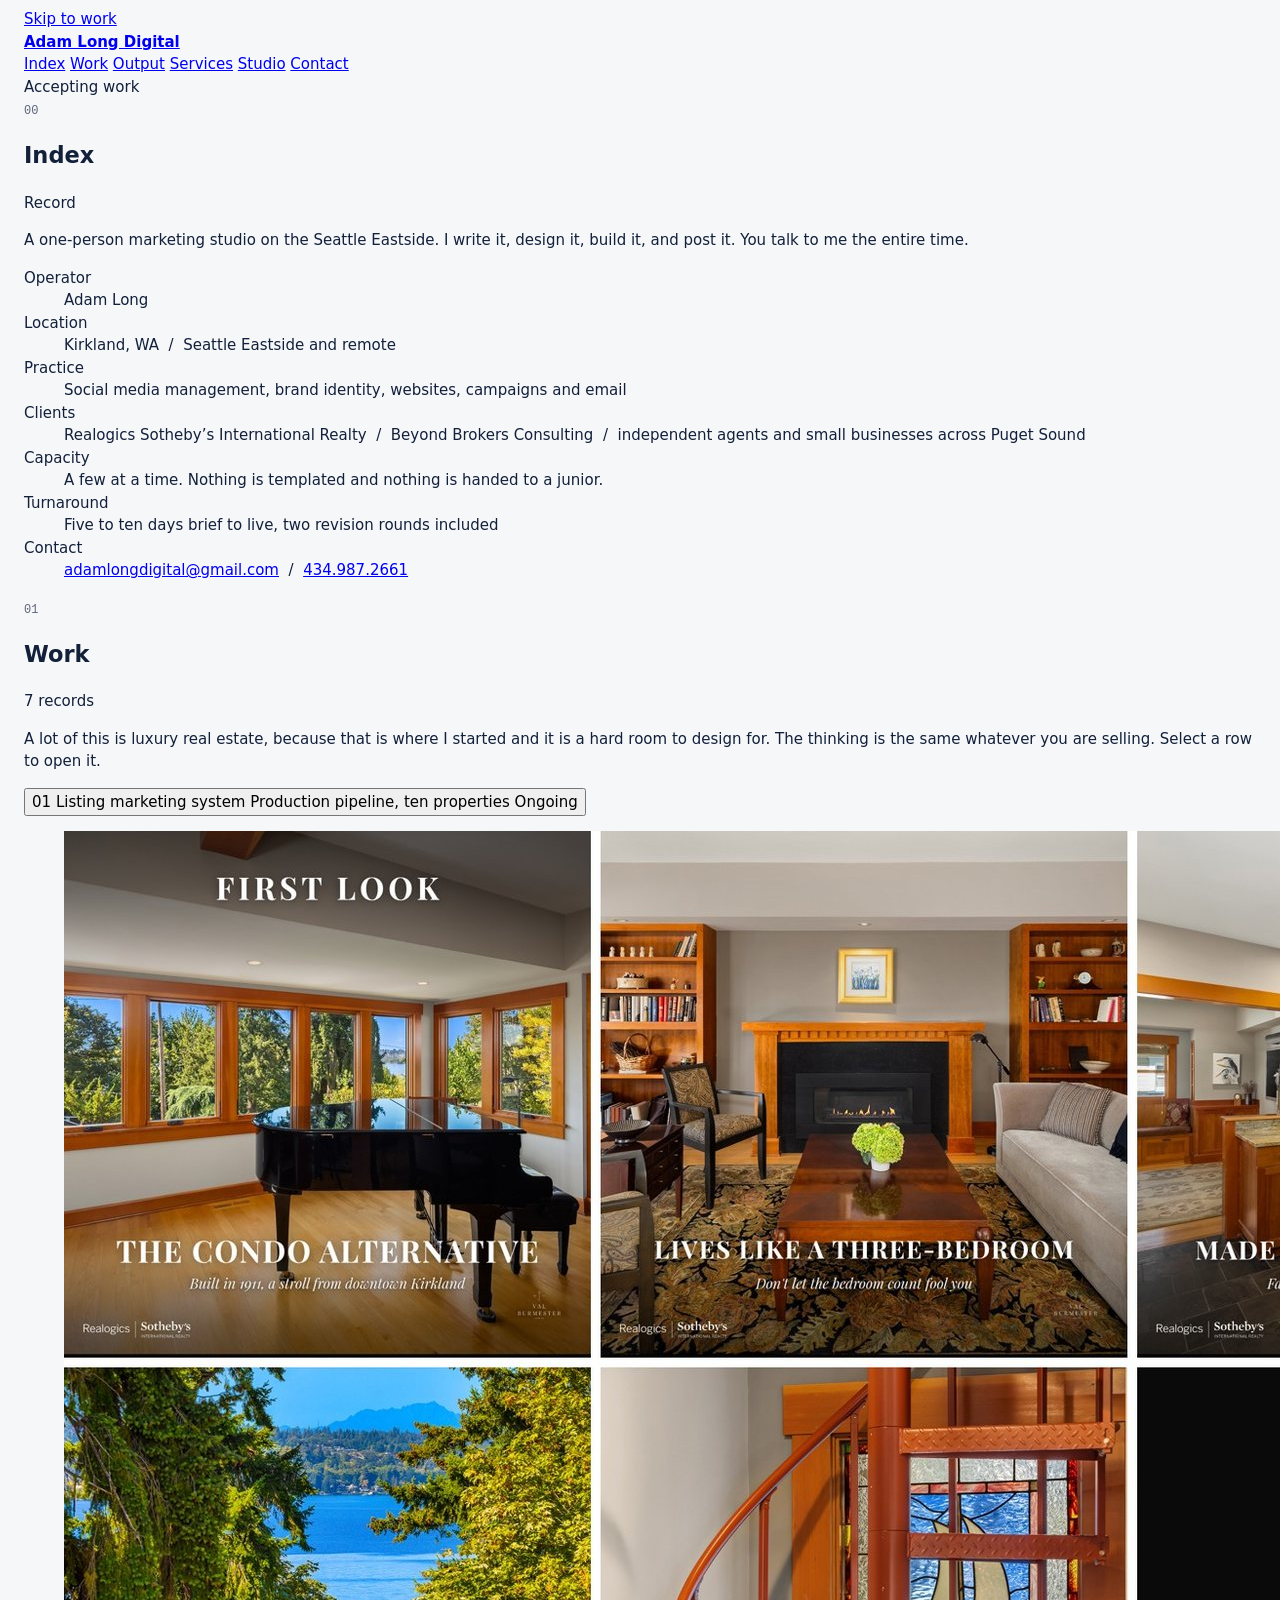
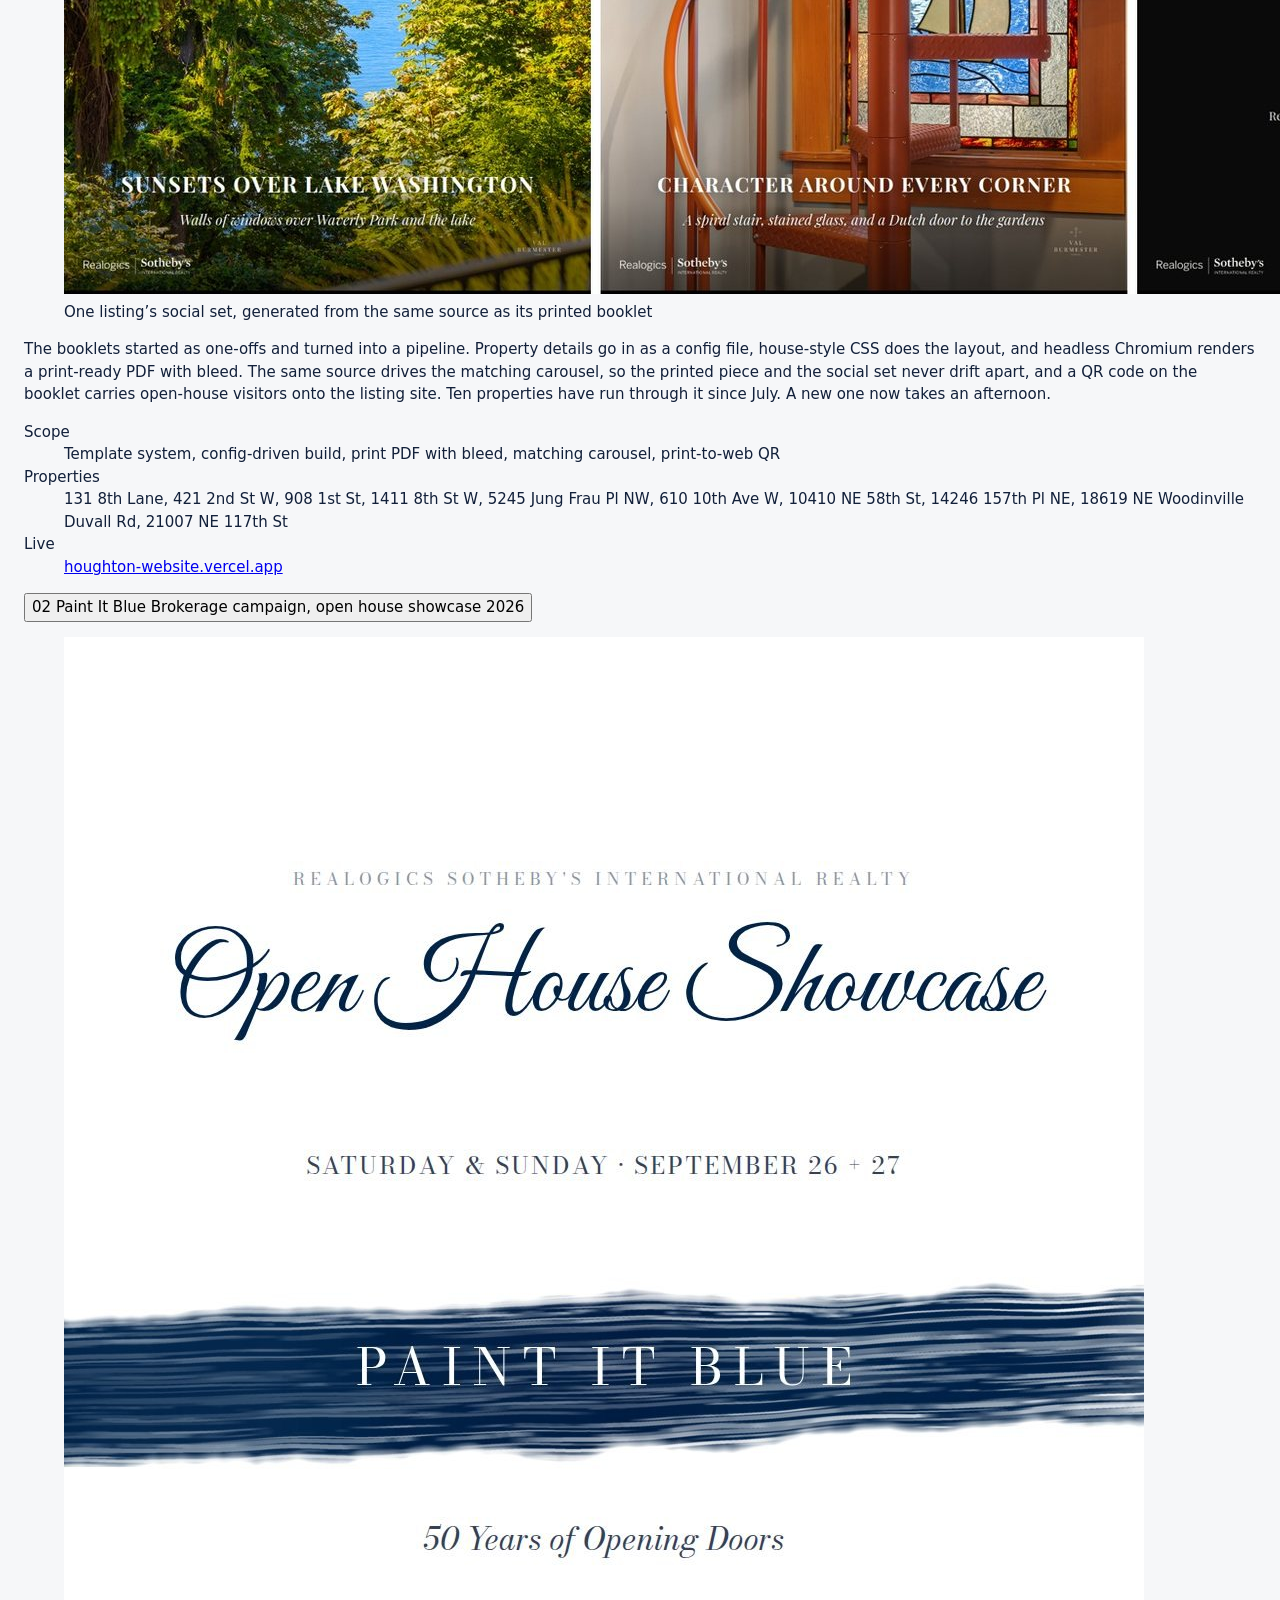
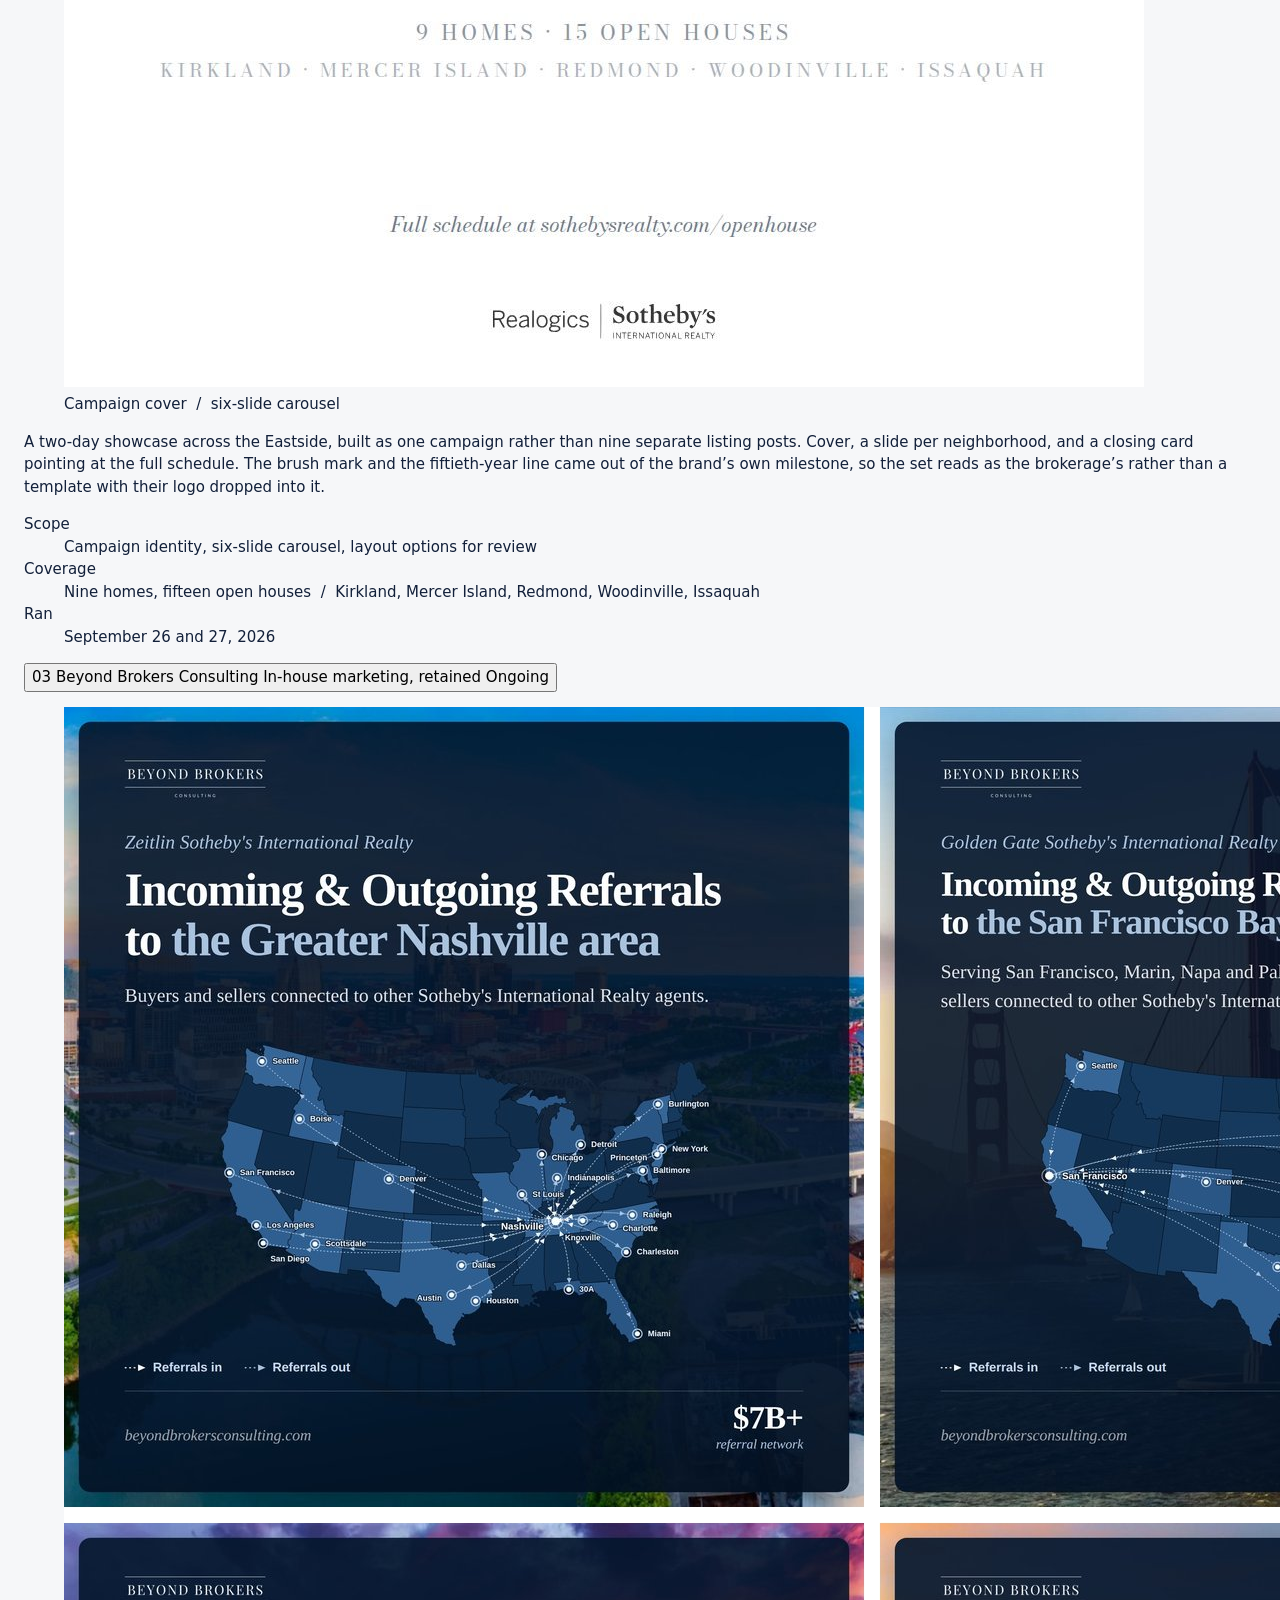
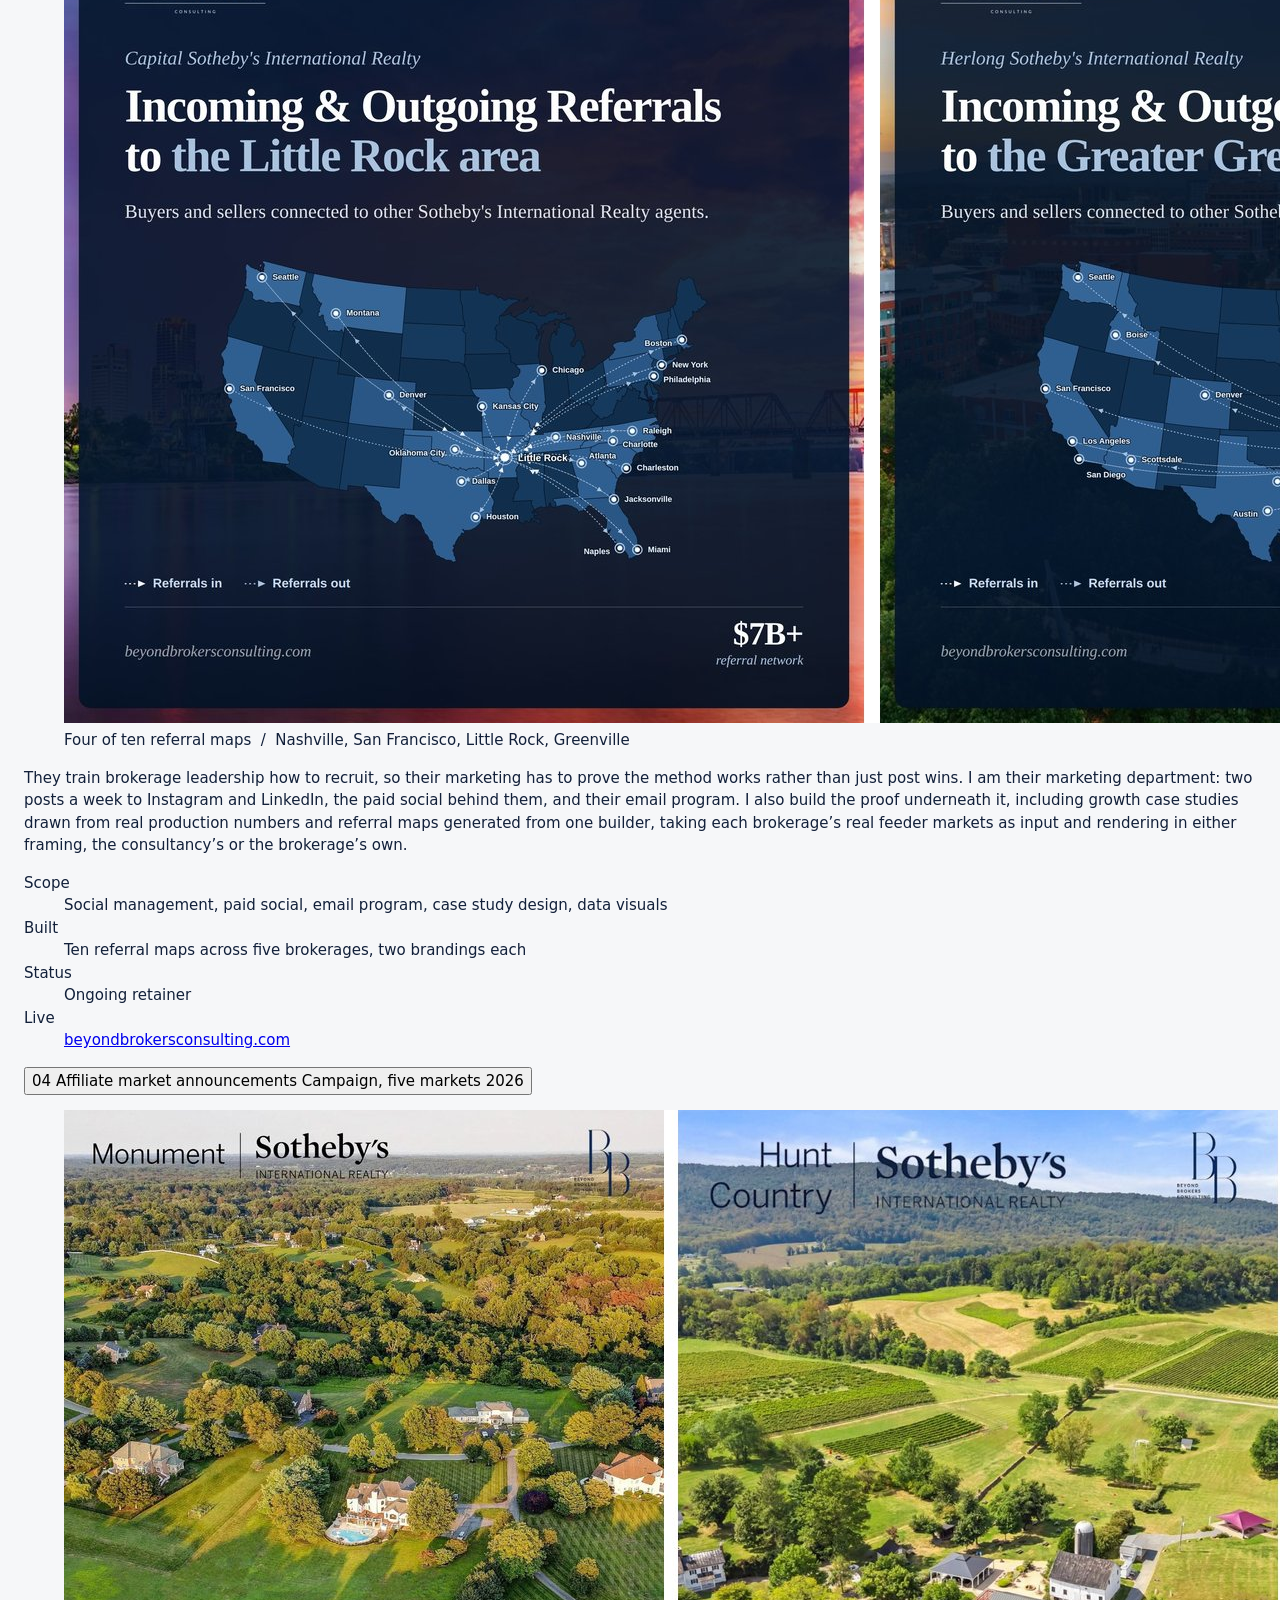
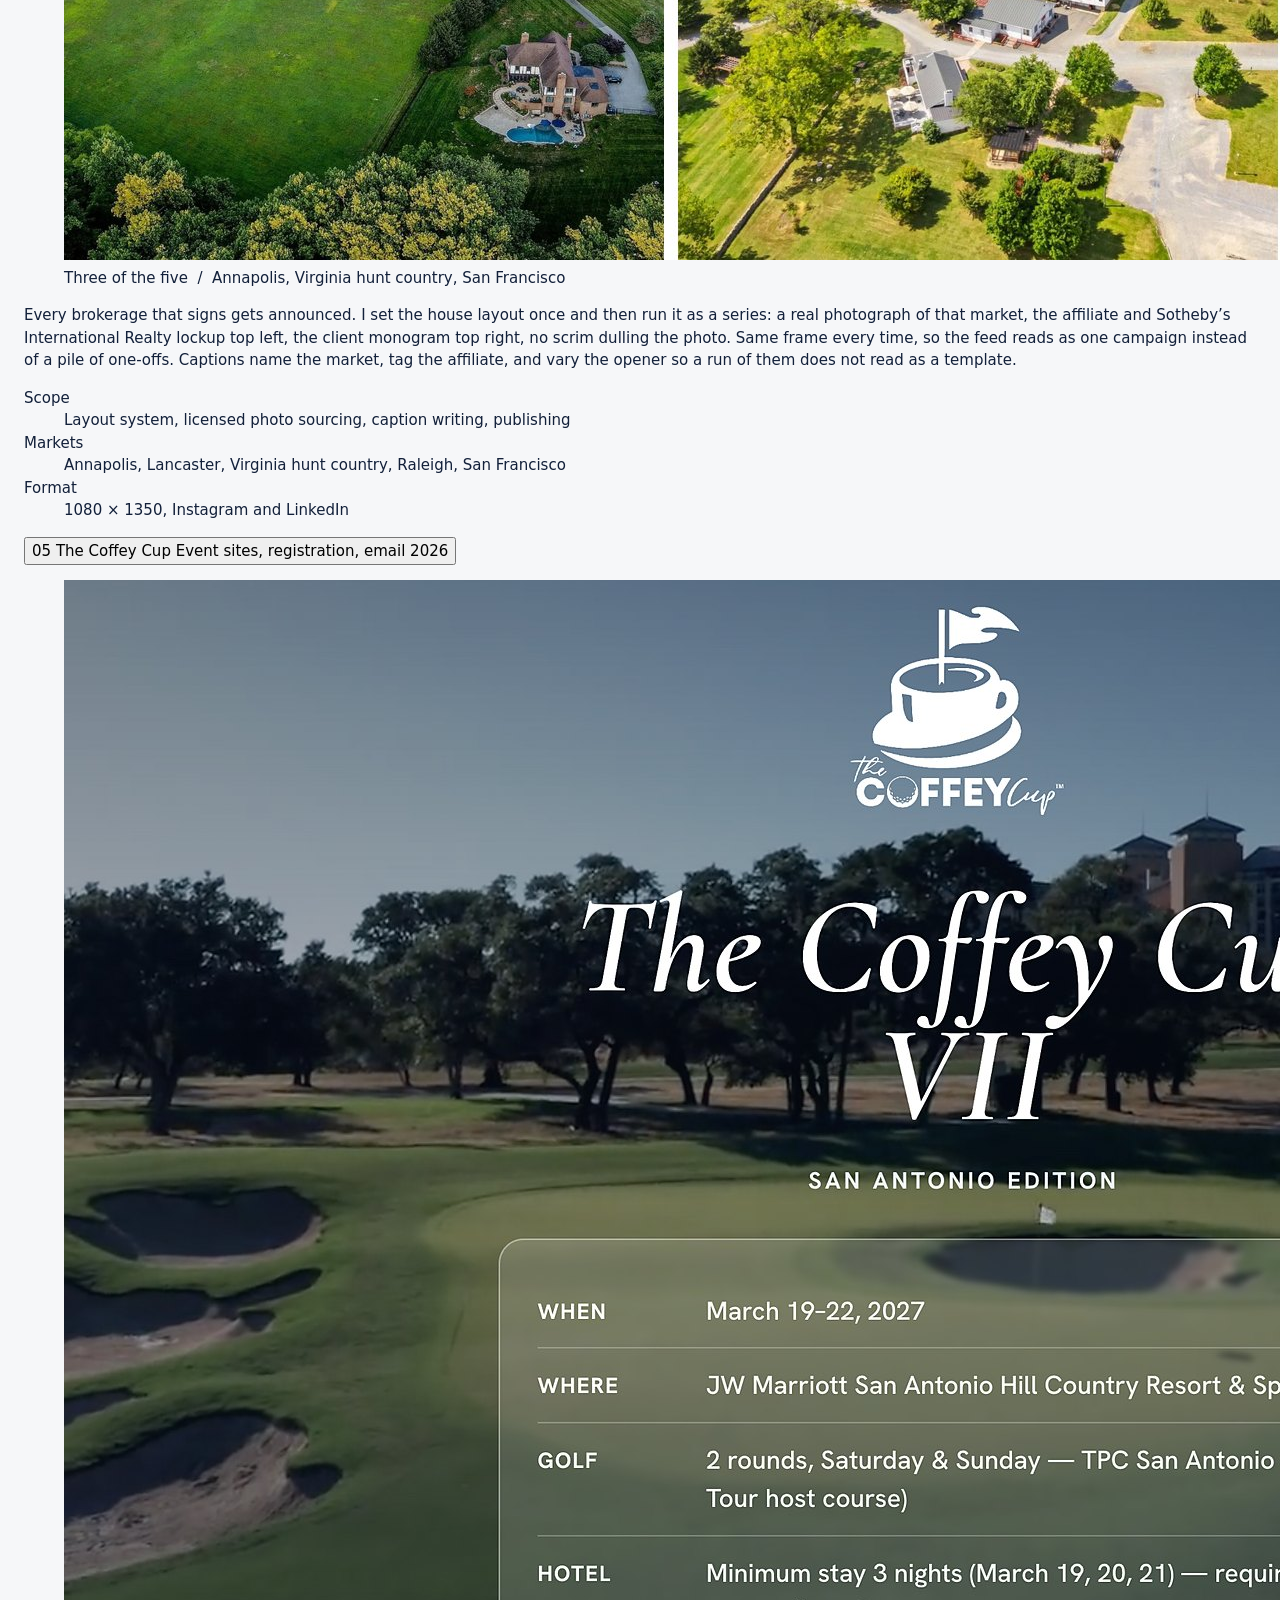
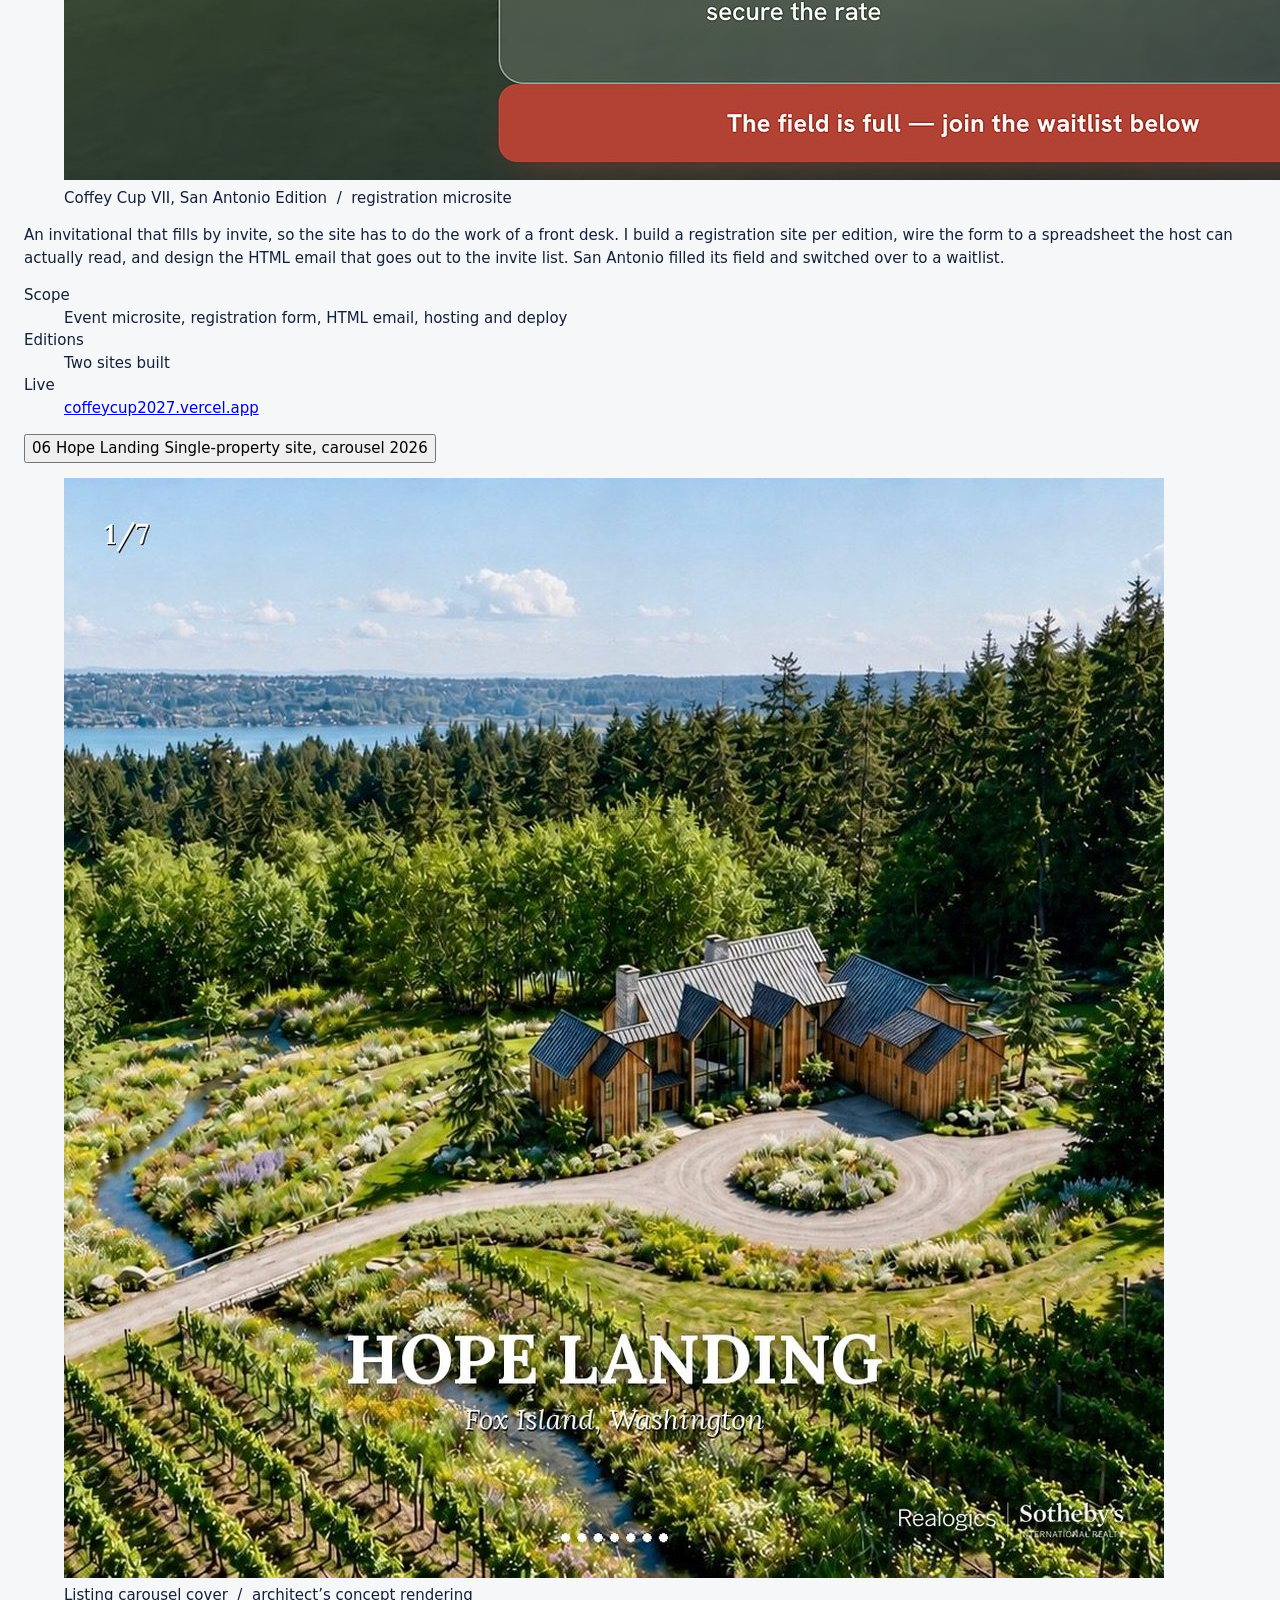
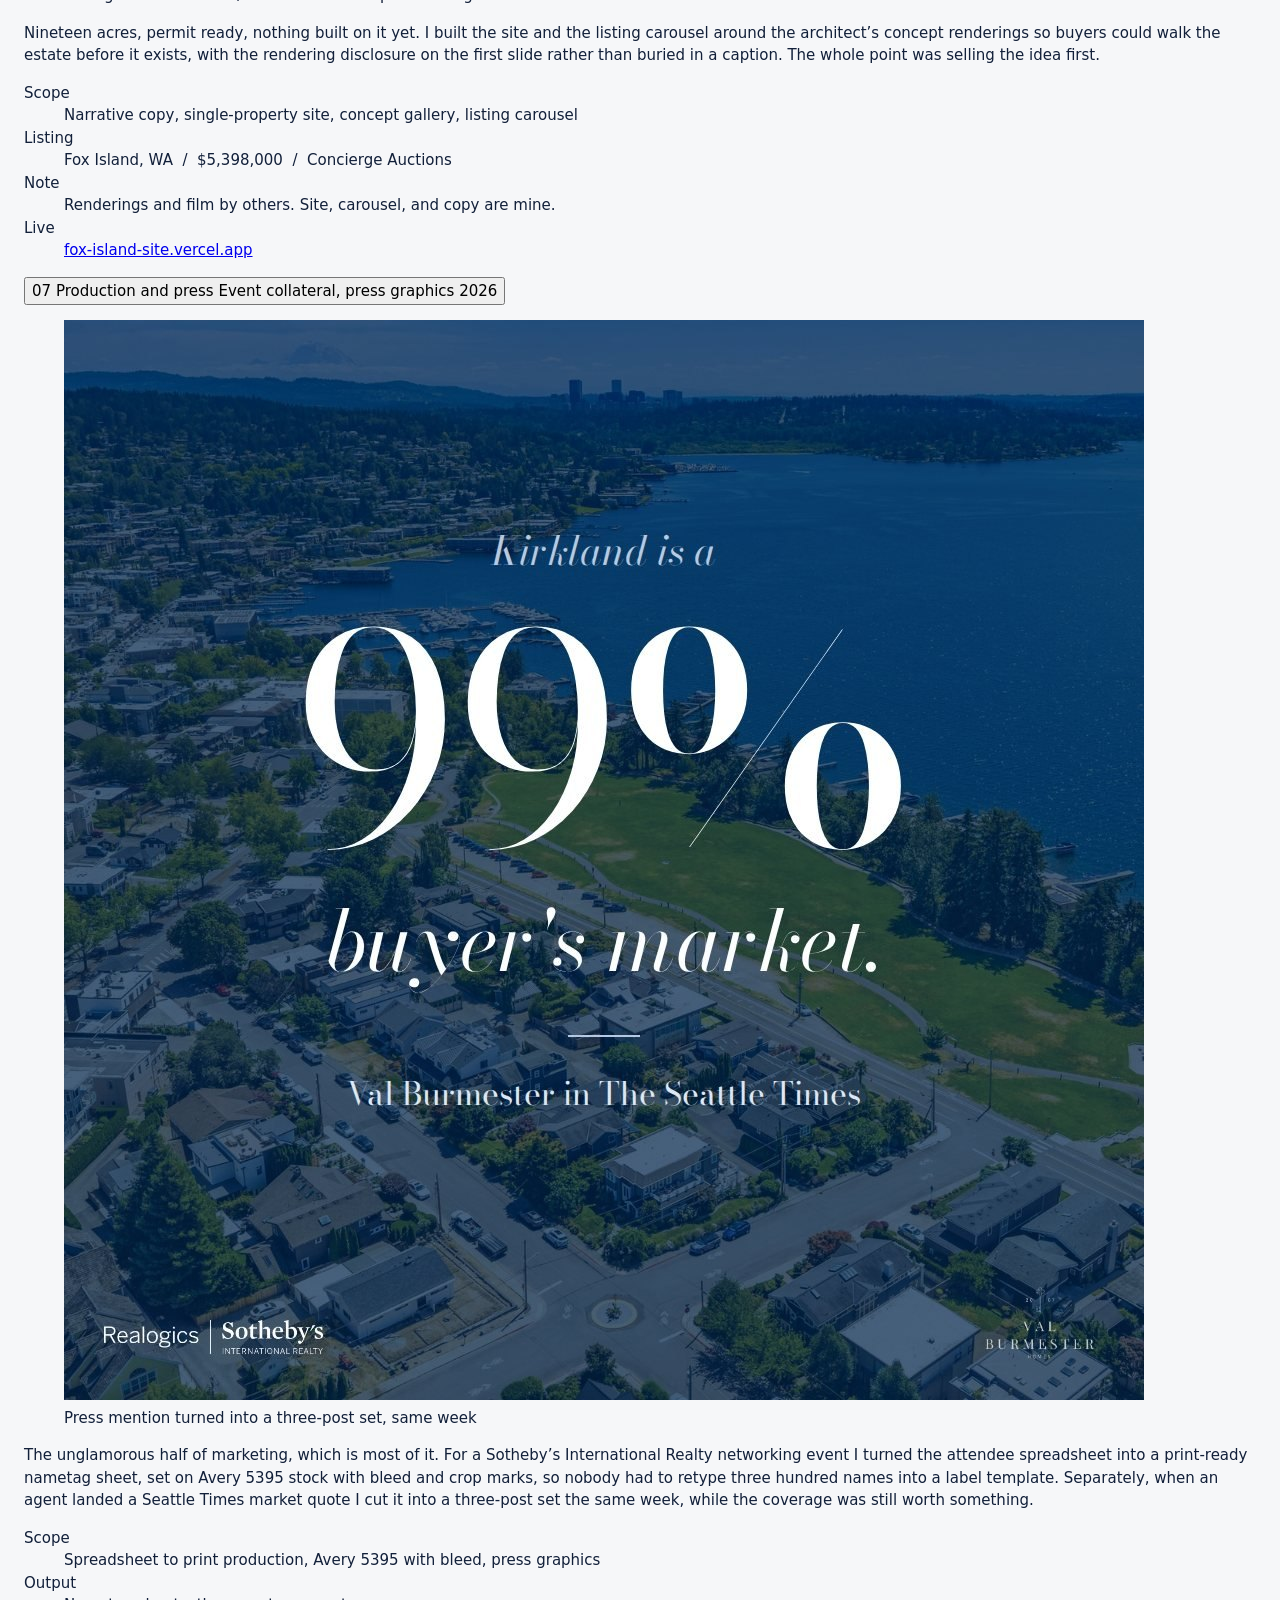
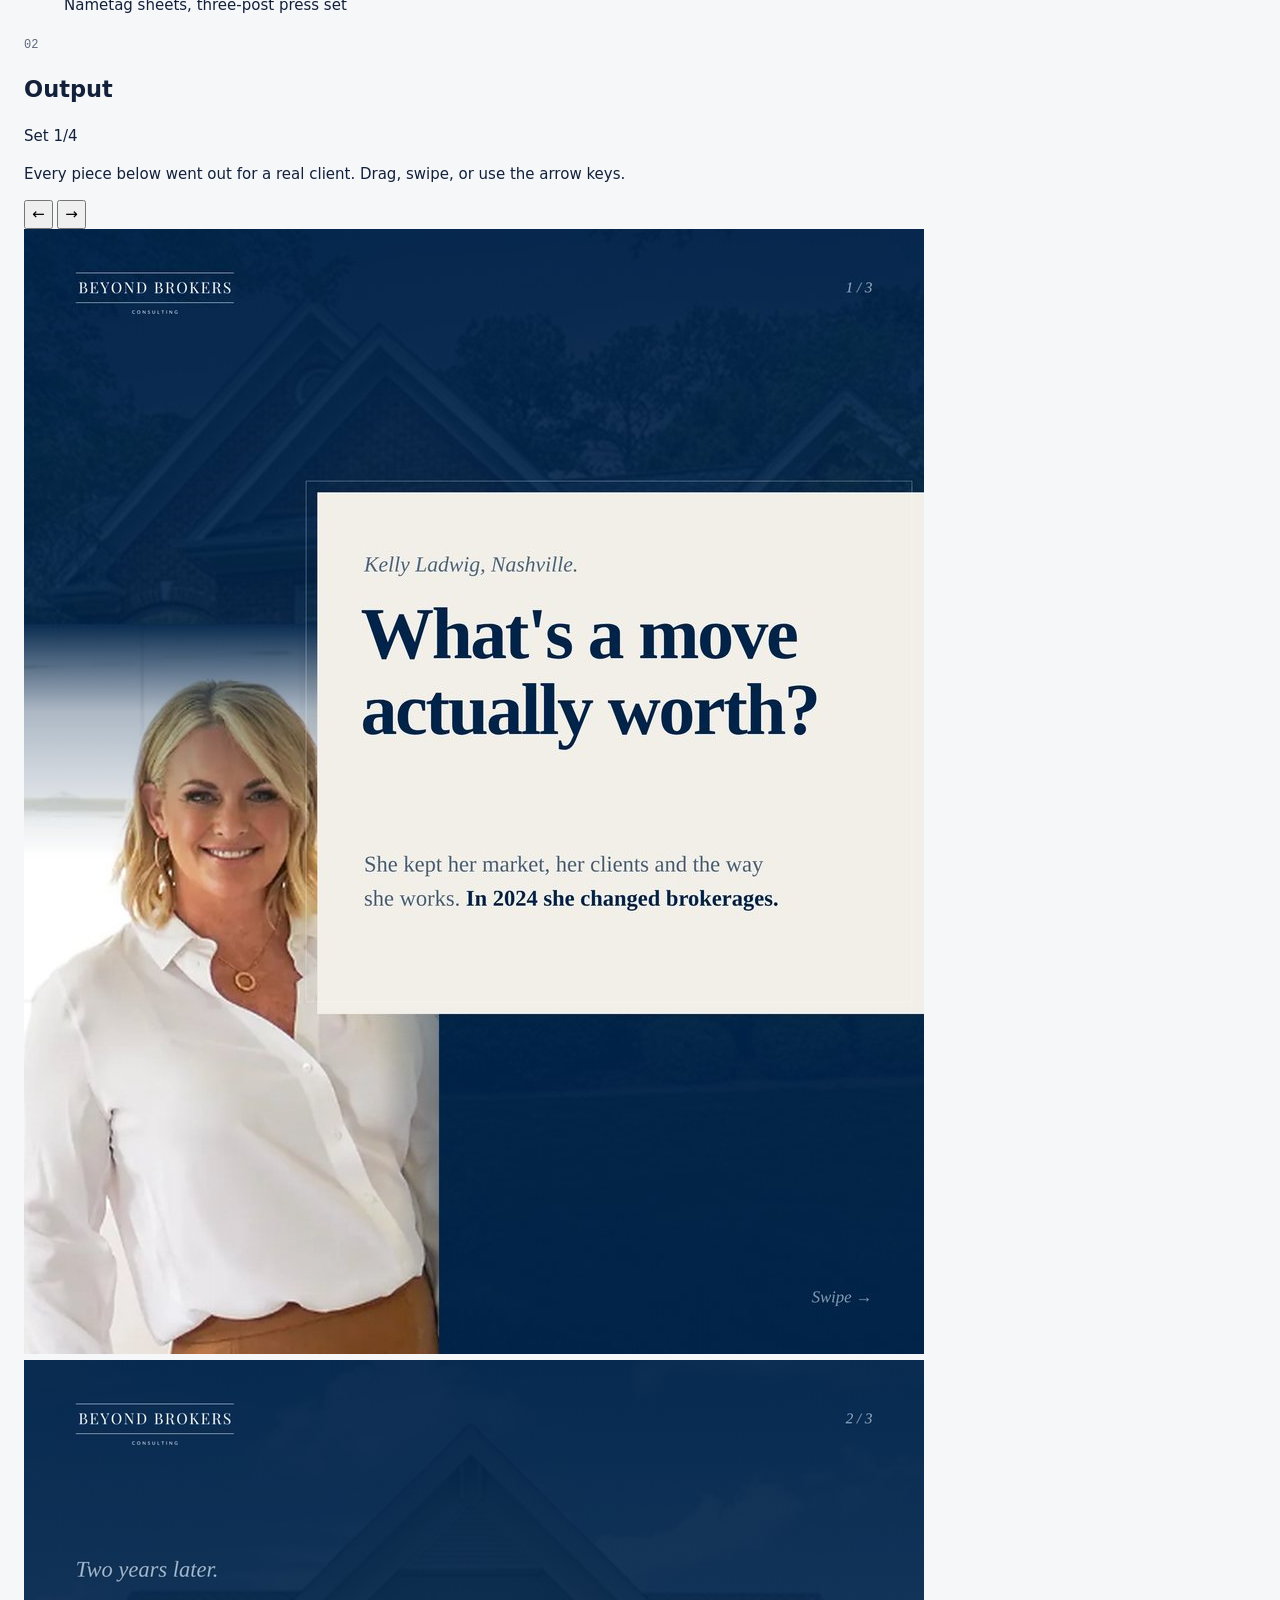
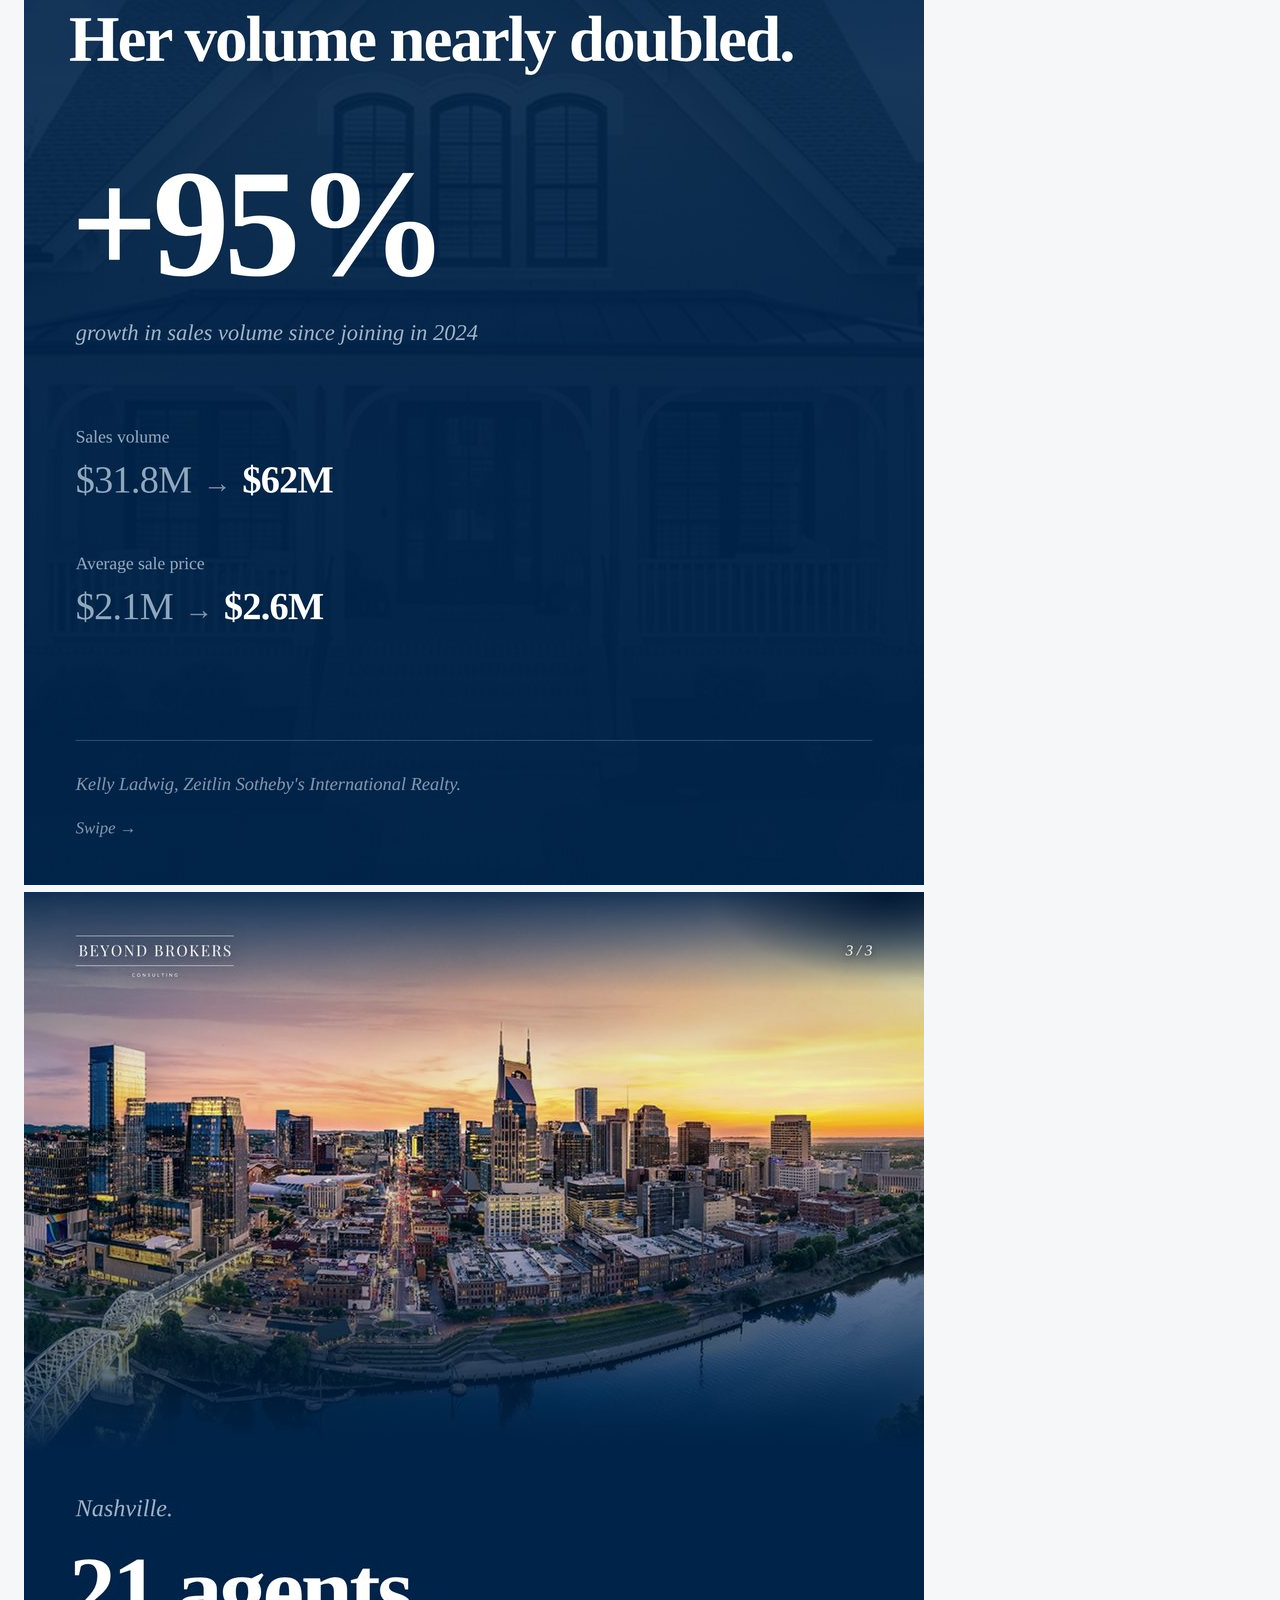
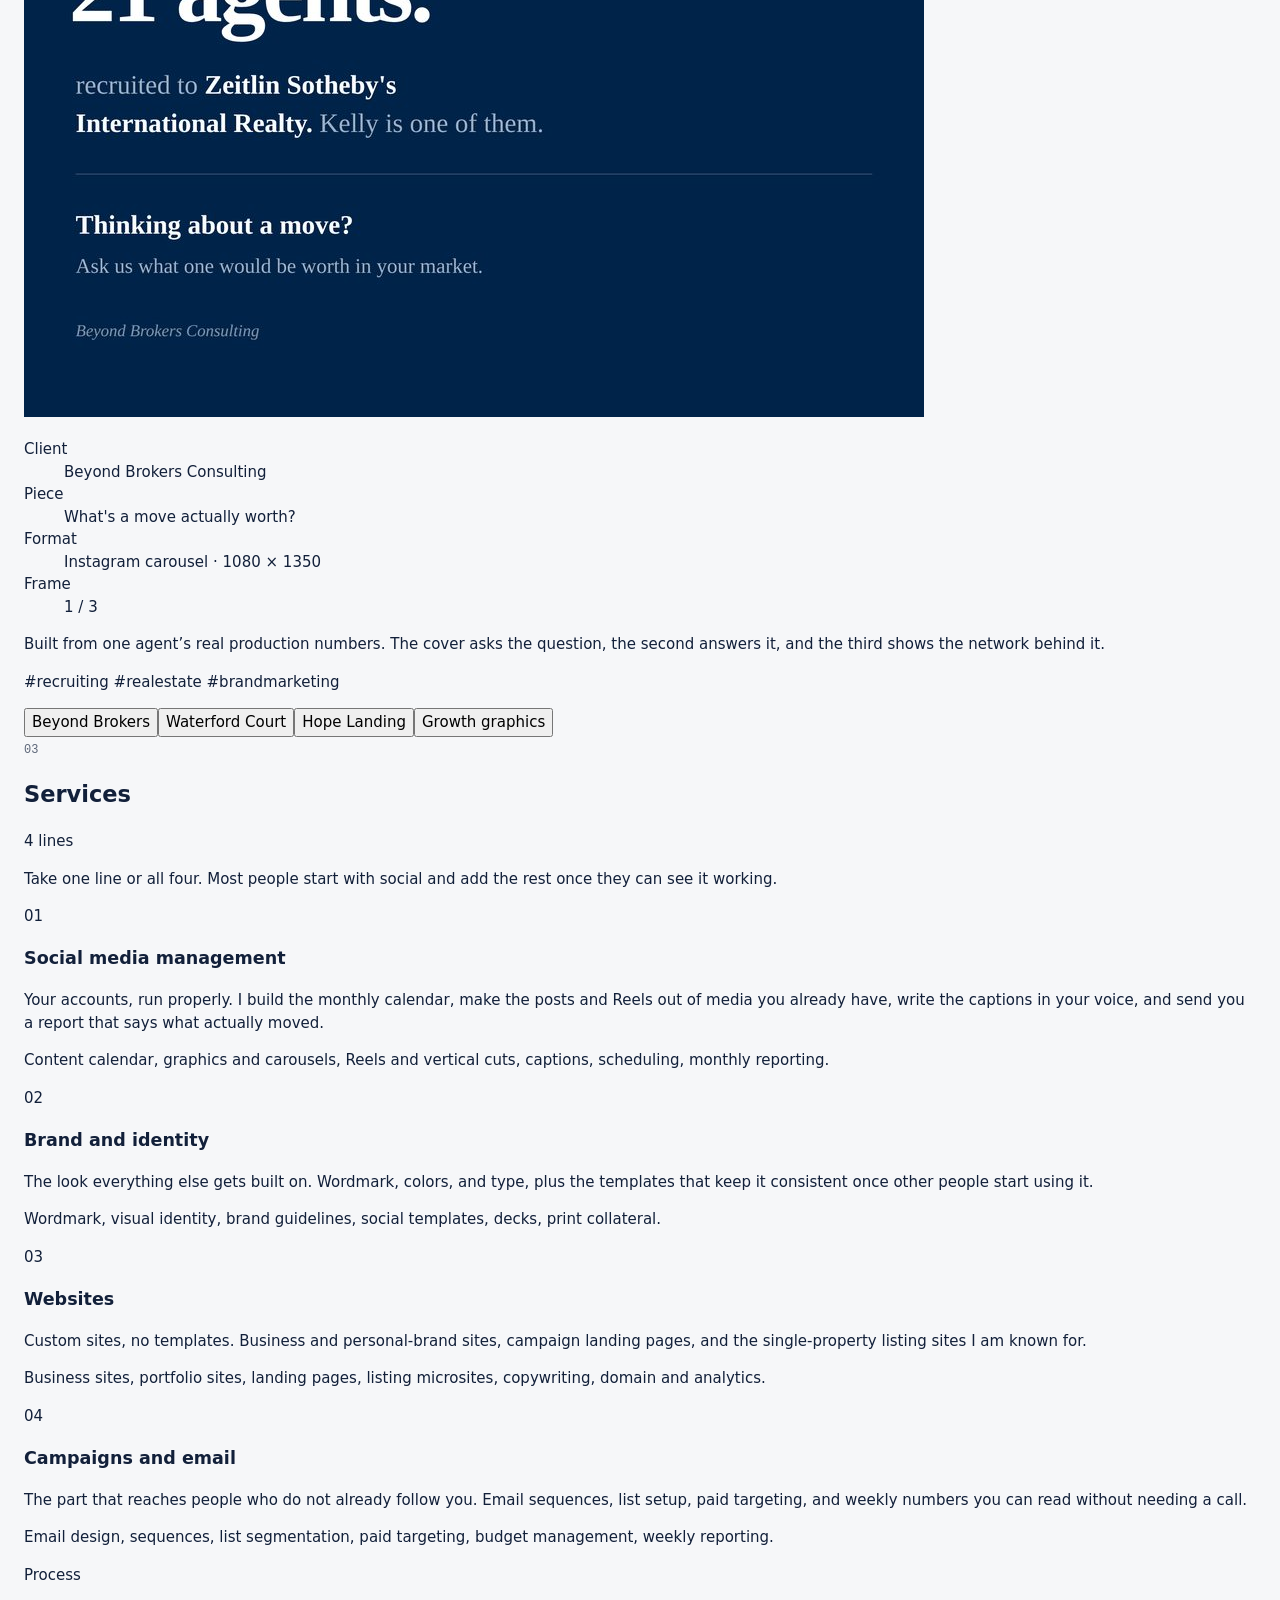
<file: index.html>
<!DOCTYPE html>
<html lang="en">
<head>
<meta charset="utf-8">
<meta name="viewport" content="width=device-width, initial-scale=1">
<title>Adam Long Digital, Marketing Studio Index</title>
<meta name="description" content="One-person marketing studio on the Seattle Eastside. Social media management, brand identity, websites, and campaigns for small businesses, personal brands, and luxury real estate.">
<link rel="canonical" href="https://www.adamlongdigital.com/">
<meta name="theme-color" content="#FFFFFF">

<link rel="icon" href="/favicon.svg" type="image/svg+xml">
<link rel="icon" href="/favicon-32.png" sizes="32x32" type="image/png">
<link rel="icon" href="/favicon-16.png" sizes="16x16" type="image/png">
<link rel="apple-touch-icon" href="/apple-touch-icon.png">
<link rel="manifest" href="/site.webmanifest">

<meta property="og:type" content="website">
<meta property="og:site_name" content="Adam Long Digital">
<meta property="og:url" content="https://www.adamlongdigital.com/">
<meta property="og:title" content="Adam Long Digital, Marketing Studio Index">
<meta property="og:description" content="Social media management, brand identity, websites, and campaigns. One person, a few clients at a time.">
<meta property="og:image" content="https://www.adamlongdigital.com/assets/og-hero.jpg?v=2">
<meta property="og:image:width" content="1200">
<meta property="og:image:height" content="630">
<meta name="twitter:card" content="summary_large_image">
<meta name="twitter:title" content="Adam Long Digital, Marketing Studio Index">
<meta name="twitter:description" content="Social media management, brand identity, websites, and campaigns. One person, a few clients at a time.">
<meta name="twitter:image" content="https://www.adamlongdigital.com/assets/og-hero.jpg?v=2">

<link rel="preconnect" href="https://fonts.googleapis.com">
<link rel="preconnect" href="https://fonts.gstatic.com" crossorigin>
<link href="https://fonts.googleapis.com/css2?family=IBM+Plex+Mono:ital,wght@0,400;0,500;0,600;1,400&display=swap" rel="stylesheet">
<link rel="stylesheet" href="styles.css">

<script type="application/ld+json">
{
  "@context": "https://schema.org",
  "@type": "ProfessionalService",
  "name": "Adam Long Digital",
  "description": "Marketing studio offering social media management, brand identity, websites, and campaigns.",
  "url": "https://www.adamlongdigital.com/",
  "email": "adamlongdigital@gmail.com",
  "telephone": "+1-434-987-2661",
  "image": "https://www.adamlongdigital.com/assets/og-hero.jpg?v=2",
  "areaServed": ["Kirkland, WA", "Bellevue, WA", "Seattle, WA", "Remote"],
  "founder": {"@type": "Person", "name": "Adam Long"},
  "makesOffer": [
    {"@type": "Offer", "itemOffered": {"@type": "Service", "name": "Social media management"}},
    {"@type": "Offer", "itemOffered": {"@type": "Service", "name": "Brand and identity"}},
    {"@type": "Offer", "itemOffered": {"@type": "Service", "name": "Website design and development"}},
    {"@type": "Offer", "itemOffered": {"@type": "Service", "name": "Campaigns and email marketing"}}
  ]
}
</script>
</head>
<body>

<a class="skip" href="#s01">Skip to work</a>

<header class="topbar" id="top">
  <a class="mast" href="#top"><b>Adam Long Digital</b></a>
  <nav class="topnav" aria-label="Sections">
    <a href="#s00" data-sec="s00">Index</a>
    <a href="#s01" data-sec="s01">Work</a>
    <a href="#s02" data-sec="s02">Output</a>
    <a href="#s03" data-sec="s03">Services</a>
    <a href="#s04" data-sec="s04">Studio</a>
    <a href="#s05" data-sec="s05">Contact</a>
  </nav>
  <span class="status"><i aria-hidden="true"></i>Accepting work</span>
</header>

<main>

<!-- ───────────── 00 INDEX ───────────── -->
<section id="s00" class="sec">
  <div class="sechead">
    <span class="num">00</span>
    <h2>Index</h2>
    <span class="rule" aria-hidden="true"></span>
    <span class="count">Record</span>
  </div>

  <p class="lede">A one-person marketing studio on the Seattle Eastside. I write it, design it, build it, and post it. You talk to me the entire time.</p>

  <dl class="record">
    <div class="rec"><dt>Operator</dt><dd>Adam Long</dd></div>
    <div class="rec"><dt>Location</dt><dd>Kirkland, WA &nbsp;/&nbsp; Seattle Eastside and remote</dd></div>
    <div class="rec"><dt>Practice</dt><dd>Social media management, brand identity, websites, campaigns and email</dd></div>
    <div class="rec"><dt>Clients</dt><dd>Realogics Sotheby&rsquo;s International Realty &nbsp;/&nbsp; Beyond Brokers Consulting &nbsp;/&nbsp; independent agents and small businesses across Puget Sound</dd></div>
    <div class="rec"><dt>Capacity</dt><dd>A few at a time. Nothing is templated and nothing is handed to a junior.</dd></div>
    <div class="rec"><dt>Turnaround</dt><dd>Five to ten days brief to live, two revision rounds included</dd></div>
    <div class="rec"><dt>Contact</dt><dd><a href="mailto:adamlongdigital@gmail.com">adamlongdigital@gmail.com</a> &nbsp;/&nbsp; <a href="tel:+14349872661">434.987.2661</a></dd></div>
  </dl>
</section>

<!-- ───────────── 01 WORK ───────────── -->
<section id="s01" class="sec">
  <div class="sechead">
    <span class="num">01</span>
    <h2>Work</h2>
    <span class="rule" aria-hidden="true"></span>
    <span class="count">7 records</span>
  </div>
  <p class="note">A lot of this is luxury real estate, because that is where I started and it is a hard room to design for. The thinking is the same whatever you are selling. Select a row to open it.</p>

  <div class="index" id="workIndex">

    <article class="row is-open">
      <button class="rowhead" aria-expanded="true">
        <span class="r-n">01</span>
        <span class="r-title">Listing marketing system</span>
        <span class="r-kind">Production pipeline, ten properties</span>
        <span class="r-year">Ongoing</span>
        <span class="r-tog" aria-hidden="true"></span>
      </button>
      <div class="rowbody">
        <div class="rowbody-in">
          <figure class="plate wide">
            <img src="assets/case-listing-system.jpg?v=1" alt="Six-slide listing carousel for 610 10th Avenue W, Kirkland" loading="lazy" width="1600" height="1063">
            <figcaption>One listing&rsquo;s social set, generated from the same source as its printed booklet</figcaption>
          </figure>
          <div class="rowtext">
            <p>The booklets started as one-offs and turned into a pipeline. Property details go in as a config file, house-style CSS does the layout, and headless Chromium renders a print-ready PDF with bleed. The same source drives the matching carousel, so the printed piece and the social set never drift apart, and a QR code on the booklet carries open-house visitors onto the listing site. Ten properties have run through it since July. A new one now takes an afternoon.</p>
            <dl class="specs">
              <div><dt>Scope</dt><dd>Template system, config-driven build, print PDF with bleed, matching carousel, print-to-web QR</dd></div>
              <div><dt>Properties</dt><dd>131 8th Lane, 421 2nd St W, 908 1st St, 1411 8th St W, 5245 Jung Frau Pl NW, 610 10th Ave W, 10410 NE 58th St, 14246 157th Pl NE, 18619 NE Woodinville Duvall Rd, 21007 NE 117th St</dd></div>
              <div><dt>Live</dt><dd><a href="https://houghton-website.vercel.app" target="_blank" rel="noopener">houghton-website.vercel.app</a></dd></div>
            </dl>
          </div>
        </div>
      </div>
    </article>
    <article class="row">
      <button class="rowhead" aria-expanded="false">
        <span class="r-n">02</span>
        <span class="r-title">Paint It Blue</span>
        <span class="r-kind">Brokerage campaign, open house showcase</span>
        <span class="r-year">2026</span>
        <span class="r-tog" aria-hidden="true"></span>
      </button>
      <div class="rowbody">
        <div class="rowbody-in">
          <figure class="plate">
            <img src="assets/case-paint-it-blue.jpg?v=1" alt="Paint It Blue open house showcase carousel cover" loading="lazy" width="1080" height="1350">
            <figcaption>Campaign cover &nbsp;/&nbsp; six-slide carousel</figcaption>
          </figure>
          <div class="rowtext">
            <p>A two-day showcase across the Eastside, built as one campaign rather than nine separate listing posts. Cover, a slide per neighborhood, and a closing card pointing at the full schedule. The brush mark and the fiftieth-year line came out of the brand&rsquo;s own milestone, so the set reads as the brokerage&rsquo;s rather than a template with their logo dropped into it.</p>
            <dl class="specs">
              <div><dt>Scope</dt><dd>Campaign identity, six-slide carousel, layout options for review</dd></div>
              <div><dt>Coverage</dt><dd>Nine homes, fifteen open houses &nbsp;/&nbsp; Kirkland, Mercer Island, Redmond, Woodinville, Issaquah</dd></div>
              <div><dt>Ran</dt><dd>September 26 and 27, 2026</dd></div>
            </dl>
          </div>
        </div>
      </div>
    </article>
    <article class="row">
      <button class="rowhead" aria-expanded="false">
        <span class="r-n">03</span>
        <span class="r-title">Beyond Brokers Consulting</span>
        <span class="r-kind">In-house marketing, retained</span>
        <span class="r-year">Ongoing</span>
        <span class="r-tog" aria-hidden="true"></span>
      </button>
      <div class="rowbody">
        <div class="rowbody-in">
          <figure class="plate">
            <img src="assets/case-beyond-brokers.jpg?v=3" alt="Four referral network maps built for four Sotheby’s International Realty brokerages" loading="lazy" width="1616" height="1616">
            <figcaption>Four of ten referral maps &nbsp;/&nbsp; Nashville, San Francisco, Little Rock, Greenville</figcaption>
          </figure>
          <div class="rowtext">
            <p>They train brokerage leadership how to recruit, so their marketing has to prove the method works rather than just post wins. I am their marketing department: two posts a week to Instagram and LinkedIn, the paid social behind them, and their email program. I also build the proof underneath it, including growth case studies drawn from real production numbers and referral maps generated from one builder, taking each brokerage’s real feeder markets as input and rendering in either framing, the consultancy’s or the brokerage’s own.</p>
            <dl class="specs">
              <div><dt>Scope</dt><dd>Social management, paid social, email program, case study design, data visuals</dd></div>
              <div><dt>Built</dt><dd>Ten referral maps across five brokerages, two brandings each</dd></div>
              <div><dt>Status</dt><dd>Ongoing retainer</dd></div>
              <div><dt>Live</dt><dd><a href="https://beyondbrokersconsulting.com" target="_blank" rel="noopener">beyondbrokersconsulting.com</a></dd></div>
            </dl>
          </div>
        </div>
      </div>
    </article>
    <article class="row">
      <button class="rowhead" aria-expanded="false">
        <span class="r-n">04</span>
        <span class="r-title">Affiliate market announcements</span>
        <span class="r-kind">Campaign, five markets</span>
        <span class="r-year">2026</span>
        <span class="r-tog" aria-hidden="true"></span>
      </button>
      <div class="rowbody">
        <div class="rowbody-in">
          <figure class="plate wide">
            <img src="assets/case-campaign.jpg?v=1" alt="Three affiliate announcement posts: Monument, Hunt Country, and Golden Gate" loading="lazy" width="1828" height="750">
            <figcaption>Three of the five &nbsp;/&nbsp; Annapolis, Virginia hunt country, San Francisco</figcaption>
          </figure>
          <div class="rowtext">
            <p>Every brokerage that signs gets announced. I set the house layout once and then run it as a series: a real photograph of that market, the affiliate and Sotheby&rsquo;s International Realty lockup top left, the client monogram top right, no scrim dulling the photo. Same frame every time, so the feed reads as one campaign instead of a pile of one-offs. Captions name the market, tag the affiliate, and vary the opener so a run of them does not read as a template.</p>
            <dl class="specs">
              <div><dt>Scope</dt><dd>Layout system, licensed photo sourcing, caption writing, publishing</dd></div>
              <div><dt>Markets</dt><dd>Annapolis, Lancaster, Virginia hunt country, Raleigh, San Francisco</dd></div>
              <div><dt>Format</dt><dd>1080 &times; 1350, Instagram and LinkedIn</dd></div>
            </dl>
          </div>
        </div>
      </div>
    </article>
    <article class="row">
      <button class="rowhead" aria-expanded="false">
        <span class="r-n">05</span>
        <span class="r-title">The Coffey Cup</span>
        <span class="r-kind">Event sites, registration, email</span>
        <span class="r-year">2026</span>
        <span class="r-tog" aria-hidden="true"></span>
      </button>
      <div class="rowbody">
        <div class="rowbody-in">
          <figure class="plate wide">
            <img src="assets/case-coffey-cup.jpg?v=4" alt="The Coffey Cup VII event site, San Antonio Edition" loading="lazy" width="1800" height="1200">
            <figcaption>Coffey Cup VII, San Antonio Edition &nbsp;/&nbsp; registration microsite</figcaption>
          </figure>
          <div class="rowtext">
            <p>An invitational that fills by invite, so the site has to do the work of a front desk. I build a registration site per edition, wire the form to a spreadsheet the host can actually read, and design the HTML email that goes out to the invite list. San Antonio filled its field and switched over to a waitlist.</p>
            <dl class="specs">
              <div><dt>Scope</dt><dd>Event microsite, registration form, HTML email, hosting and deploy</dd></div>
              <div><dt>Editions</dt><dd>Two sites built</dd></div>
              <div><dt>Live</dt><dd><a href="https://coffeycup2027.vercel.app" target="_blank" rel="noopener">coffeycup2027.vercel.app</a></dd></div>
            </dl>
          </div>
        </div>
      </div>
    </article>
    <article class="row">
      <button class="rowhead" aria-expanded="false">
        <span class="r-n">06</span>
        <span class="r-title">Hope Landing</span>
        <span class="r-kind">Single-property site, carousel</span>
        <span class="r-year">2026</span>
        <span class="r-tog" aria-hidden="true"></span>
      </button>
      <div class="rowbody">
        <div class="rowbody-in">
          <figure class="plate">
            <img src="assets/case-hope-landing.jpg?v=2" alt="Hope Landing listing carousel cover slide" loading="lazy" width="1100" height="1100">
            <figcaption>Listing carousel cover &nbsp;/&nbsp; architect&rsquo;s concept rendering</figcaption>
          </figure>
          <div class="rowtext">
            <p>Nineteen acres, permit ready, nothing built on it yet. I built the site and the listing carousel around the architect&rsquo;s concept renderings so buyers could walk the estate before it exists, with the rendering disclosure on the first slide rather than buried in a caption. The whole point was selling the idea first.</p>
            <dl class="specs">
              <div><dt>Scope</dt><dd>Narrative copy, single-property site, concept gallery, listing carousel</dd></div>
              <div><dt>Listing</dt><dd>Fox Island, WA &nbsp;/&nbsp; $5,398,000 &nbsp;/&nbsp; Concierge Auctions</dd></div>
              <div><dt>Note</dt><dd>Renderings and film by others. Site, carousel, and copy are mine.</dd></div>
              <div><dt>Live</dt><dd><a href="https://fox-island-site.vercel.app" target="_blank" rel="noopener">fox-island-site.vercel.app</a></dd></div>
            </dl>
          </div>
        </div>
      </div>
    </article>
    <article class="row">
      <button class="rowhead" aria-expanded="false">
        <span class="r-n">07</span>
        <span class="r-title">Production and press</span>
        <span class="r-kind">Event collateral, press graphics</span>
        <span class="r-year">2026</span>
        <span class="r-tog" aria-hidden="true"></span>
      </button>
      <div class="rowbody">
        <div class="rowbody-in">
          <figure class="plate">
            <img src="assets/case-press.jpg?v=1" alt="Social graphic built from a Seattle Times market quote" loading="lazy" width="1080" height="1080">
            <figcaption>Press mention turned into a three-post set, same week</figcaption>
          </figure>
          <div class="rowtext">
            <p>The unglamorous half of marketing, which is most of it. For a Sotheby&rsquo;s International Realty networking event I turned the attendee spreadsheet into a print-ready nametag sheet, set on Avery 5395 stock with bleed and crop marks, so nobody had to retype three hundred names into a label template. Separately, when an agent landed a Seattle Times market quote I cut it into a three-post set the same week, while the coverage was still worth something.</p>
            <dl class="specs">
              <div><dt>Scope</dt><dd>Spreadsheet to print production, Avery 5395 with bleed, press graphics</dd></div>
              <div><dt>Output</dt><dd>Nametag sheets, three-post press set</dd></div>
            </dl>
          </div>
        </div>
      </div>
    </article>

  </div>
</section>

<!-- ───────────── 02 OUTPUT ───────────── -->
<section id="s02" class="sec">
  <div class="sechead">
    <span class="num">02</span>
    <h2>Output</h2>
    <span class="rule" aria-hidden="true"></span>
    <span class="count" id="setCount">Set 1/4</span>
  </div>
  <p class="note">Every piece below went out for a real client. Drag, swipe, or use the arrow keys.</p>

  <div class="viewer">
    <div class="vstage" id="postMedia">
      <button class="varrow prev" type="button" aria-label="Previous slide">&larr;</button>
      <button class="varrow next" type="button" aria-label="Next slide">&rarr;</button>
      <div class="vtrack" id="postTrack"></div>
    </div>
    <div class="vside">
      <dl class="specs tight">
        <div><dt>Client</dt><dd id="postClient">Beyond Brokers Consulting</dd></div>
        <div><dt>Piece</dt><dd id="postTitle">What&rsquo;s a move actually worth?</dd></div>
        <div><dt>Format</dt><dd id="postMeta">Instagram carousel &middot; 1080 &times; 1350</dd></div>
        <div><dt>Frame</dt><dd id="slideCount">1 / 3</dd></div>
      </dl>
      <p class="vbody" id="postBody"></p>
      <p class="vtag" id="postTag"></p>
      <div class="vtabs" id="postTabs"></div>
    </div>
  </div>
</section>

<!-- ───────────── 03 SERVICES ───────────── -->
<section id="s03" class="sec">
  <div class="sechead">
    <span class="num">03</span>
    <h2>Services</h2>
    <span class="rule" aria-hidden="true"></span>
    <span class="count">4 lines</span>
  </div>
  <p class="note">Take one line or all four. Most people start with social and add the rest once they can see it working.</p>

  <div class="svcs">
    <div class="svc">
      <span class="s-n">01</span>
      <h3>Social media management</h3>
      <p>Your accounts, run properly. I build the monthly calendar, make the posts and Reels out of media you already have, write the captions in your voice, and send you a report that says what actually moved.</p>
      <p class="incl">Content calendar, graphics and carousels, Reels and vertical cuts, captions, scheduling, monthly reporting.</p>
    </div>
    <div class="svc">
      <span class="s-n">02</span>
      <h3>Brand and identity</h3>
      <p>The look everything else gets built on. Wordmark, colors, and type, plus the templates that keep it consistent once other people start using it.</p>
      <p class="incl">Wordmark, visual identity, brand guidelines, social templates, decks, print collateral.</p>
    </div>
    <div class="svc">
      <span class="s-n">03</span>
      <h3>Websites</h3>
      <p>Custom sites, no templates. Business and personal-brand sites, campaign landing pages, and the single-property listing sites I am known for.</p>
      <p class="incl">Business sites, portfolio sites, landing pages, listing microsites, copywriting, domain and analytics.</p>
    </div>
    <div class="svc">
      <span class="s-n">04</span>
      <h3>Campaigns and email</h3>
      <p>The part that reaches people who do not already follow you. Email sequences, list setup, paid targeting, and weekly numbers you can read without needing a call.</p>
      <p class="incl">Email design, sequences, list segmentation, paid targeting, budget management, weekly reporting.</p>
    </div>
  </div>

  <div class="proc">
    <span class="proc-lab">Process</span>
    <ol>
      <li><b>Brief.</b> Thirty minutes on your business, who you want to reach, and what you want them to do. Send me whatever photos, video, and brand files you already have.</li>
      <li><b>Story.</b> Copy and structure first. You sign off on the words before I design anything.</li>
      <li><b>Build.</b> Design and development happen together on a private link you can watch. Two revision rounds included, always.</li>
      <li><b>Launch.</b> Accounts connected, files delivered, inquiries pointed at your inbox, reporting set up so month two starts with real numbers.</li>
    </ol>
  </div>
</section>

<!-- ───────────── 04 STUDIO ───────────── -->
<section id="s04" class="sec">
  <div class="sechead">
    <span class="num">04</span>
    <h2>Studio</h2>
    <span class="rule" aria-hidden="true"></span>
    <span class="count">Adam Long</span>
  </div>

  <div class="studio">
    <div class="studio-text">
      <p>I started out in luxury real estate, building listing sites and print marketing for agents in Kirkland and Bellevue. That turned into full marketing programs for the businesses and personal brands those agents introduced me to.</p>
      <p>Nothing is templated and nothing gets handed off to a junior. You talk to me, I do the work, and that is exactly why I only take a few clients at a time.</p>
      <p class="sig">Adam Long, operator</p>
    </div>
    <figure class="plate wide">
      <img src="assets/case-aerial.jpg?v=2" alt="Aerial view of a Puget Sound property" loading="lazy" width="1200" height="750">
      <figcaption>Puget Sound, where most of the work has been made</figcaption>
    </figure>
  </div>
</section>

<!-- ───────────── 05 CONTACT ───────────── -->
<section id="s05" class="sec">
  <div class="sechead">
    <span class="num">05</span>
    <h2>Contact</h2>
    <span class="rule" aria-hidden="true"></span>
    <span class="count">Open</span>
  </div>
  <p class="note">Tell me what you are selling, who you want to reach, and when you need it live. I answer every message myself, usually the same day.</p>

  <form id="inquiryForm" action="https://api.web3forms.com/submit" method="POST">
    <!-- PASTE YOUR WEB3FORMS ACCESS KEY BETWEEN THE QUOTES BELOW -->
    <input type="hidden" name="access_key" value="PASTE-YOUR-ACCESS-KEY-HERE">
    <input type="hidden" name="subject" value="New inquiry from adamlongdigital.com">
    <input type="hidden" name="from_name" value="Adam Long Digital site">
    <input type="checkbox" name="botcheck" tabindex="-1" autocomplete="off" style="display:none" aria-hidden="true">

    <div class="f"><label for="name">Name</label><input id="name" name="name" type="text" required autocomplete="name"></div>
    <div class="f"><label for="email">Email</label><input id="email" name="email" type="email" required autocomplete="email"></div>
    <div class="f"><label for="phone">Phone <i>opt.</i></label><input id="phone" name="phone" type="tel" autocomplete="tel"></div>
    <div class="f"><label for="company">Company <i>opt.</i></label><input id="company" name="company" type="text" autocomplete="organization"></div>
    <div class="f full"><label for="service">What you need</label>
      <select id="service" name="service">
        <option>Social media management</option><option>Brand and identity</option><option>Website</option>
        <option>Campaigns and email</option><option>Full marketing program</option><option>Not sure yet</option>
      </select>
    </div>
    <div class="f full"><label for="details">The work, and the timeline</label>
      <textarea id="details" name="details" rows="4" placeholder="What you're selling, who you're trying to reach, and when you need it live."></textarea></div>
    <div class="f full fsub">
      <button type="submit">Send inquiry</button>
      <span class="or">or email <a href="mailto:adamlongdigital@gmail.com">adamlongdigital@gmail.com</a></span>
    </div>
    <p class="fstatus" id="formStatus" role="status" aria-live="polite"></p>
  </form>
</section>

</main>

<footer>
  <dl class="record foot">
    <div class="rec"><dt>Studio</dt><dd>Adam Long Digital &nbsp;/&nbsp; Kirkland, WA</dd></div>
    <div class="rec"><dt>Email</dt><dd><a href="mailto:adamlongdigital@gmail.com">adamlongdigital@gmail.com</a></dd></div>
    <div class="rec"><dt>Phone</dt><dd><a href="tel:+14349872661">434.987.2661</a></dd></div>
    <div class="rec"><dt>&copy;</dt><dd>2026 Adam Long Digital. Built by hand.</dd></div>
  </dl>
</footer>

<script src="main.js" defer></script>
</body>
</html>
</file>
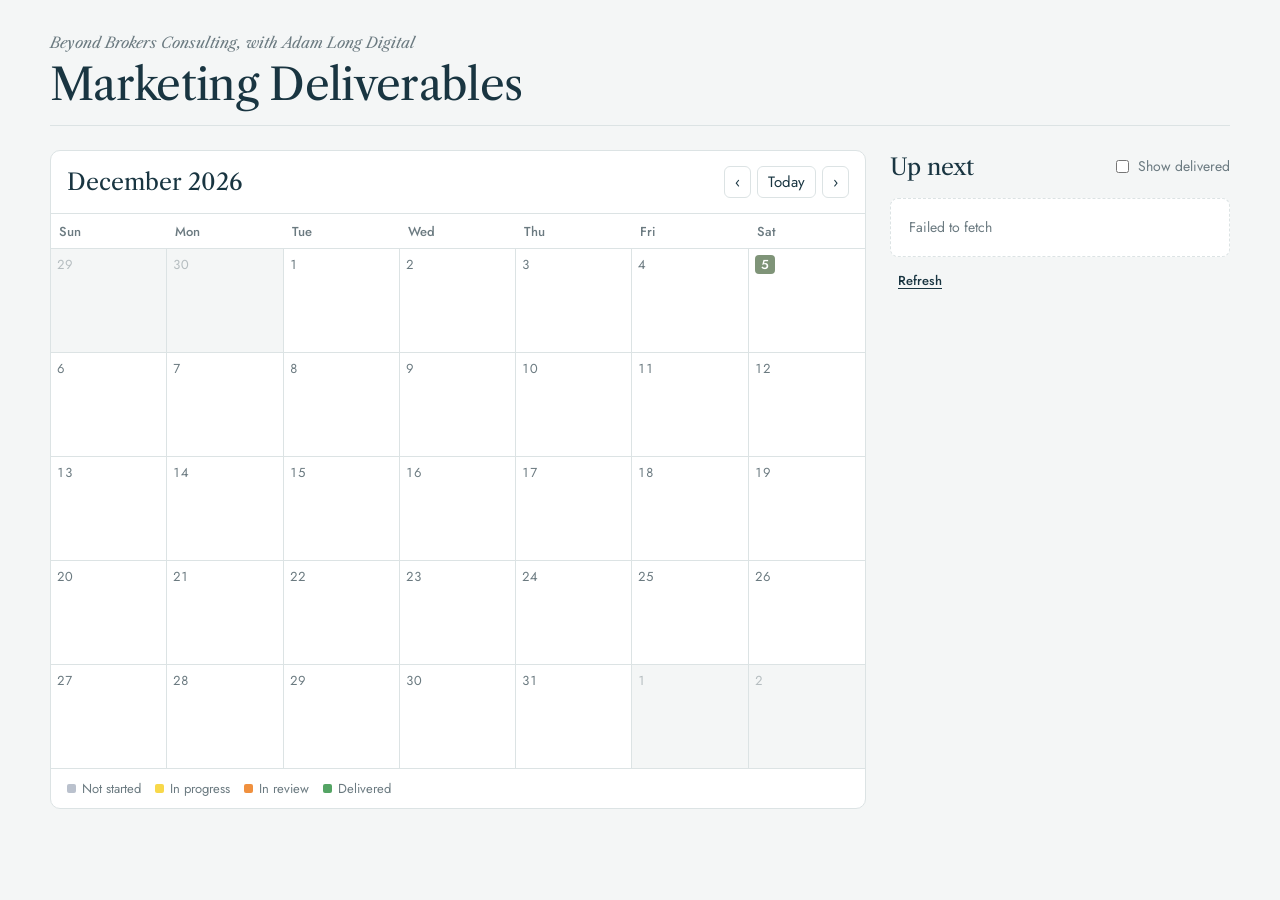
<file: beyond-brokers/index.html>
<!doctype html>
<html lang="en">
<head>
  <meta charset="utf-8">
  <meta name="viewport" content="width=device-width, initial-scale=1, viewport-fit=cover">
  <meta name="robots" content="noindex, nofollow">
  <title>Beyond Brokers Deliverables · Adam Long Digital</title>
  <link rel="preconnect" href="https://fonts.googleapis.com">
  <link rel="preconnect" href="https://fonts.gstatic.com" crossorigin>
  <link rel="stylesheet" href="https://fonts.googleapis.com/css2?family=Libre+Caslon+Text:ital,wght@0,400;0,700;1,400&family=Jost:wght@400;500;600&display=swap">
  <link rel="stylesheet" href="/beyond-brokers/styles.css?v=1">
</head>
<body>
<div class="wrap">
  <header class="mast">
    <div>
      <div class="eyebrow">Beyond Brokers Consulting, with Adam Long Digital</div>
      <h1>Marketing Deliverables</h1>
    </div>
    <div class="mast-meta">
      <div class="counts" id="counts"></div>
    </div>
  </header>

  <div class="main">
    <section class="cal" aria-label="Calendar">
      <div class="cal-head">
        <h2 id="monthLabel"></h2>
        <div class="nav">
          <button id="prev" aria-label="Previous month">&lsaquo;</button>
          <button id="todayBtn">Today</button>
          <button id="next" aria-label="Next month">&rsaquo;</button>
        </div>
      </div>
      <div class="dow"><div>Sun</div><div>Mon</div><div>Tue</div><div>Wed</div><div>Thu</div><div>Fri</div><div>Sat</div></div>
      <div class="grid" id="grid"></div>
      <div class="legend">
        <span style="--c:var(--s-todo)">Not started</span>
        <span style="--c:var(--s-prog)">In progress</span>
        <span style="--c:var(--s-rev)">In review</span>
        <span style="--c:var(--s-done)">Delivered</span>
      </div>
    </section>

    <aside class="agenda" aria-label="Up next">
      <div class="agenda-top">
        <h2>Up next</h2>
        <label class="toggle"><input type="checkbox" id="showDone"> Show delivered</label>
      </div>
      <div id="list"><div class="empty">Loading deliverables…</div></div>
      <div class="sync"><span id="syncText"></span><button id="refreshBtn" type="button">Refresh</button></div>
    </aside>
  </div>
</div>
<div id="scrimHost"></div>
<script src="/beyond-brokers/main.js"></script>
</body>
</html>
</file>
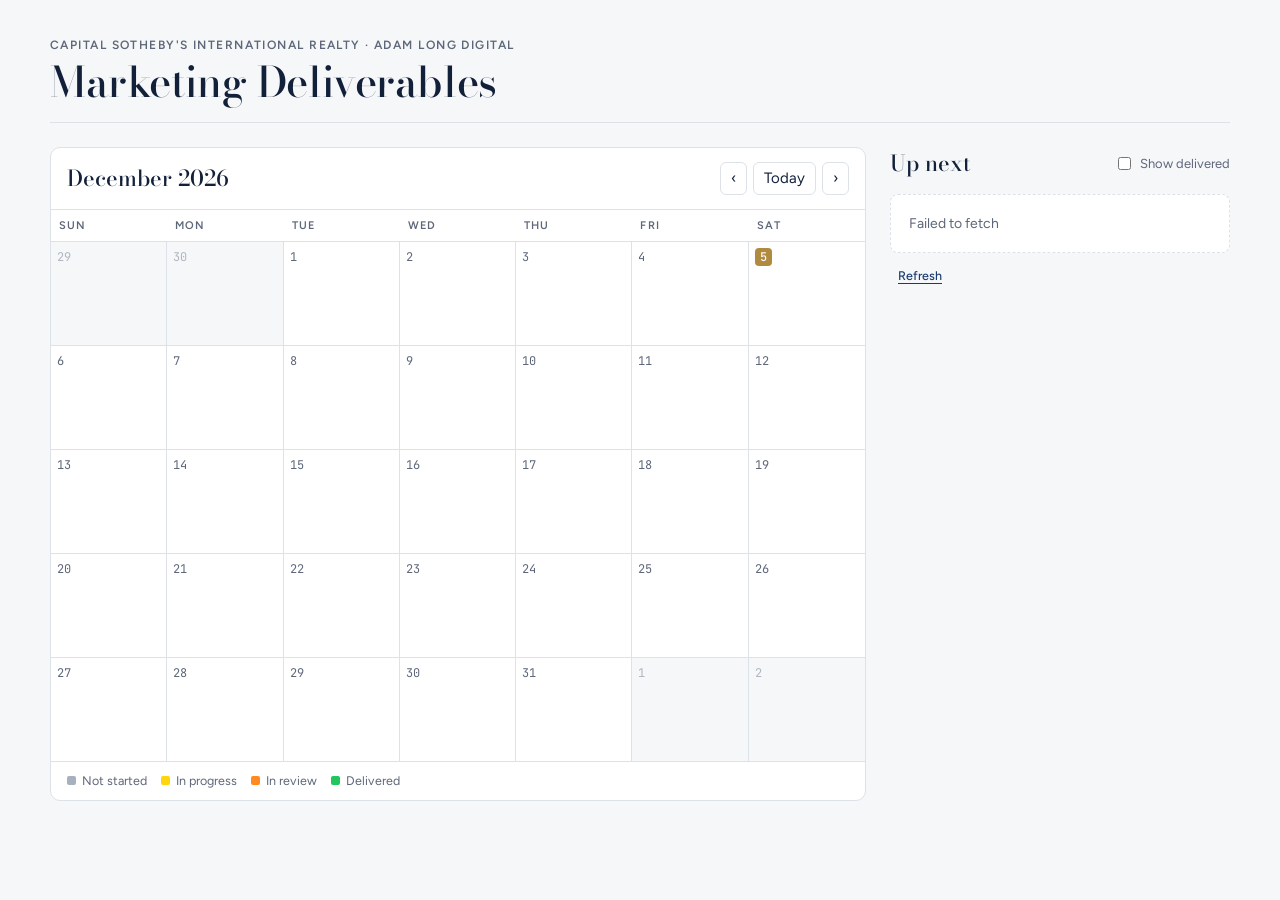
<file: capital-sir/index.html>
<!doctype html>
<html lang="en">
<head>
  <meta charset="utf-8">
  <meta name="viewport" content="width=device-width, initial-scale=1, viewport-fit=cover">
  <meta name="robots" content="noindex, nofollow">
  <title>Capital SIR Deliverables · Adam Long Digital</title>
  <link rel="preconnect" href="https://fonts.googleapis.com">
  <link rel="preconnect" href="https://fonts.gstatic.com" crossorigin>
  <link rel="stylesheet" href="https://fonts.googleapis.com/css2?family=Bodoni+Moda:opsz,wght@6..96,500;6..96,600&family=Figtree:wght@400;500;600&family=JetBrains+Mono:wght@400;500&display=swap">
  <link rel="stylesheet" href="/capital-sir/styles.css">
</head>
<body>
<div class="wrap">
  <header class="mast">
    <div>
      <div class="eyebrow">Capital Sotheby's International Realty · Adam Long Digital</div>
      <h1>Marketing Deliverables</h1>
    </div>
    <div class="mast-meta">
      <div class="counts" id="counts"></div>
    </div>
  </header>

  <div class="main">
    <section class="cal" aria-label="Calendar">
      <div class="cal-head">
        <h2 id="monthLabel"></h2>
        <div class="nav">
          <button id="prev" aria-label="Previous month">&lsaquo;</button>
          <button id="todayBtn">Today</button>
          <button id="next" aria-label="Next month">&rsaquo;</button>
        </div>
      </div>
      <div class="dow"><div>Sun</div><div>Mon</div><div>Tue</div><div>Wed</div><div>Thu</div><div>Fri</div><div>Sat</div></div>
      <div class="grid" id="grid"></div>
      <div class="legend">
        <span style="--c:var(--s-todo)">Not started</span>
        <span style="--c:var(--s-prog)">In progress</span>
        <span style="--c:var(--s-rev)">In review</span>
        <span style="--c:var(--s-done)">Delivered</span>
      </div>
    </section>

    <aside class="agenda" aria-label="Up next">
      <div class="agenda-top">
        <h2>Up next</h2>
        <label class="toggle"><input type="checkbox" id="showDone"> Show delivered</label>
      </div>
      <div id="list"><div class="empty">Loading deliverables…</div></div>
      <div class="sync"><span id="syncText"></span><button id="refreshBtn" type="button">Refresh</button></div>
    </aside>
  </div>
</div>
<div id="scrimHost"></div>
<script src="/capital-sir/main.js"></script>
</body>
</html>
</file>
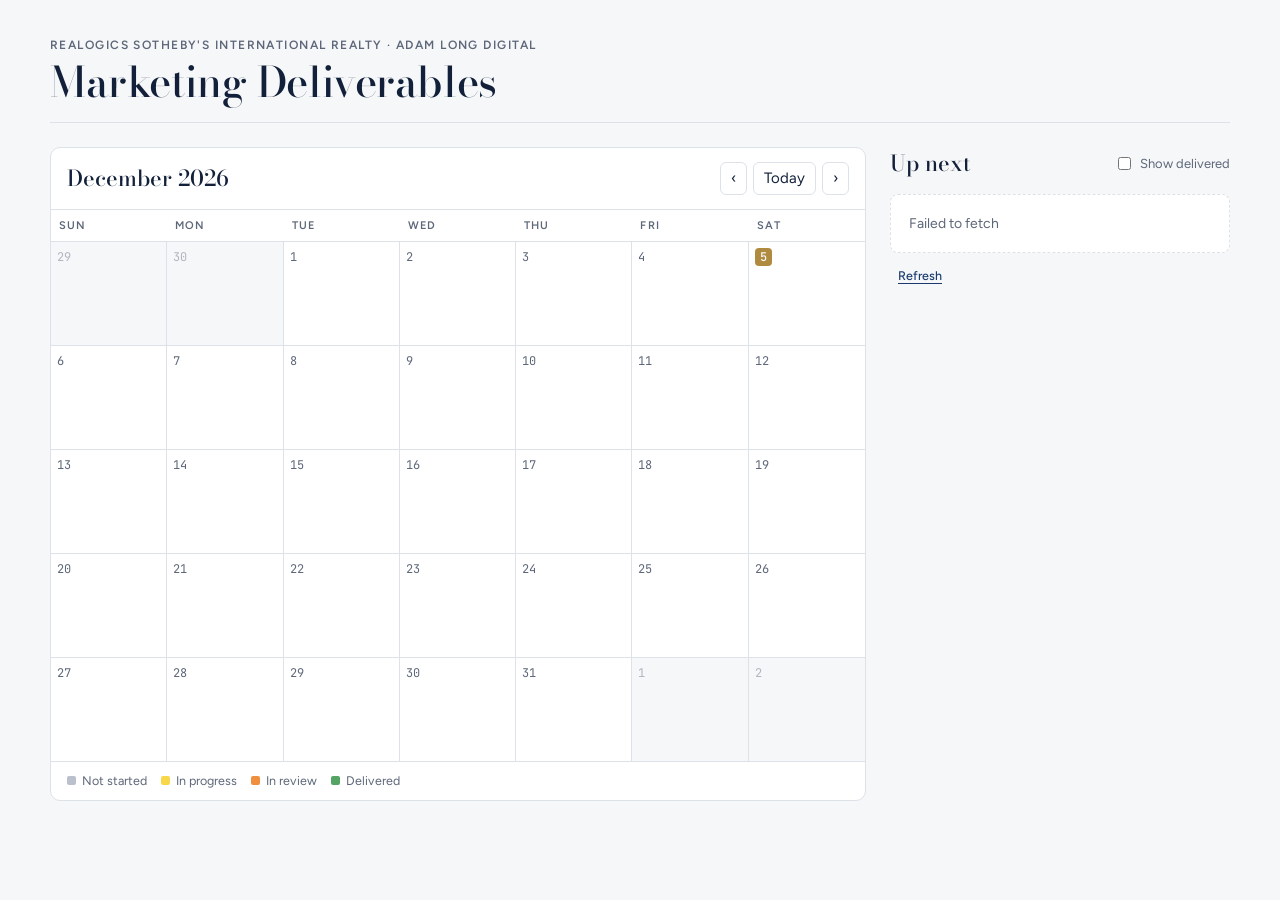
<file: realogics-sir/index.html>
<!doctype html>
<html lang="en">
<head>
  <meta charset="utf-8">
  <meta name="viewport" content="width=device-width, initial-scale=1, viewport-fit=cover">
  <meta name="robots" content="noindex, nofollow">
  <title>Realogics SIR Deliverables · Adam Long Digital</title>
  <link rel="preconnect" href="https://fonts.googleapis.com">
  <link rel="preconnect" href="https://fonts.gstatic.com" crossorigin>
  <link rel="stylesheet" href="https://fonts.googleapis.com/css2?family=Bodoni+Moda:opsz,wght@6..96,500;6..96,600&family=Figtree:wght@400;500;600&family=JetBrains+Mono:wght@400;500&display=swap">
  <link rel="stylesheet" href="/realogics-sir/styles.css?v=2">
</head>
<body>
<div class="wrap">
  <header class="mast">
    <div>
      <div class="eyebrow">Realogics Sotheby's International Realty · Adam Long Digital</div>
      <h1>Marketing Deliverables</h1>
    </div>
    <div class="mast-meta">
      <div class="counts" id="counts"></div>
    </div>
  </header>

  <div class="main">
    <section class="cal" aria-label="Calendar">
      <div class="cal-head">
        <h2 id="monthLabel"></h2>
        <div class="nav">
          <button id="prev" aria-label="Previous month">&lsaquo;</button>
          <button id="todayBtn">Today</button>
          <button id="next" aria-label="Next month">&rsaquo;</button>
        </div>
      </div>
      <div class="dow"><div>Sun</div><div>Mon</div><div>Tue</div><div>Wed</div><div>Thu</div><div>Fri</div><div>Sat</div></div>
      <div class="grid" id="grid"></div>
      <div class="legend">
        <span style="--c:var(--s-todo)">Not started</span>
        <span style="--c:var(--s-prog)">In progress</span>
        <span style="--c:var(--s-rev)">In review</span>
        <span style="--c:var(--s-done)">Delivered</span>
      </div>
    </section>

    <aside class="agenda" aria-label="Up next">
      <div class="agenda-top">
        <h2>Up next</h2>
        <label class="toggle"><input type="checkbox" id="showDone"> Show delivered</label>
      </div>
      <div id="list"><div class="empty">Loading deliverables…</div></div>
      <div class="sync"><span id="syncText"></span><button id="refreshBtn" type="button">Refresh</button></div>
    </aside>
  </div>
</div>
<div id="scrimHost"></div>
<script src="/realogics-sir/main.js"></script>
</body>
</html>
</file>
<file: styles.css>
/* Layout: masthead, then month grid beside an "up next" agenda; stacks to agenda-first on phones. */
:root {
  --bg: #f6f7f9;
  --surface: #ffffff;
  --ink: #12203a;
  --muted: #5d6779;
  --line: #dde1e8;
  --accent: #1b3b6f;
  --accent-soft: #e6ecf6;
  --today: #b08a3e;
  --danger: #b3261e;
  --s-todo: #bac1cd;   --s-todo-bg: #bac1cd;
  --s-prog: #f8d84a;   --s-prog-bg: #f8d84a;
  --s-rev:  #f0903e;   --s-rev-bg:  #f0903e;
  --s-done: #54a464;   --s-done-bg: #54a464;
  --on-status: #16202e;
  --f-display: "Bodoni Moda", "Didot", "Bodoni 72", Georgia, serif;
  --f-body: "Figtree", "Segoe UI", system-ui, sans-serif;
  --f-mono: "JetBrains Mono", ui-monospace, "SF Mono", Menlo, monospace;
}
@media (prefers-color-scheme: dark) {
  :root:not([data-theme="light"]) {
    --bg: #0d1424; --surface: #151e31; --ink: #e7ebf3; --muted: #9aa4b8; --line: #27324a;
    --accent: #9db9ea; --accent-soft: #1d2b47; --today: #d4b06a; --danger: #f28b82;
  --s-todo: #bac1cd;   --s-todo-bg: #bac1cd;
  --s-prog: #f8d84a;   --s-prog-bg: #f8d84a;
  --s-rev:  #f0903e;   --s-rev-bg:  #f0903e;
  --s-done: #54a464;   --s-done-bg: #54a464;
  --on-status: #16202e;
    color-scheme: dark;
  }
}
:root[data-theme="dark"] {
  --bg: #0d1424; --surface: #151e31; --ink: #e7ebf3; --muted: #9aa4b8; --line: #27324a;
  --accent: #9db9ea; --accent-soft: #1d2b47; --today: #d4b06a; --danger: #f28b82;
  --s-todo: #bac1cd;   --s-todo-bg: #bac1cd;
  --s-prog: #f8d84a;   --s-prog-bg: #f8d84a;
  --s-rev:  #f0903e;   --s-rev-bg:  #f0903e;
  --s-done: #54a464;   --s-done-bg: #54a464;
  --on-status: #16202e;
  color-scheme: dark;
}
* { box-sizing: border-box; }
body { background: var(--bg); color: var(--ink); font-family: var(--f-body); font-size: 15px; line-height: 1.5; padding: 0 16px; }
.wrap { max-width: 1180px; margin: 0 auto; padding-block: 28px 56px; display: flex; flex-direction: column; gap: 24px; }

header.mast { display: flex; flex-wrap: wrap; align-items: flex-end; justify-content: space-between; gap: 16px; border-bottom: 1px solid var(--line); padding-bottom: 18px; }
.eyebrow { font-size: 12px; letter-spacing: .12em; text-transform: uppercase; color: var(--muted); font-weight: 600; }
h1 { font-family: var(--f-display); font-weight: 500; font-size: clamp(28px, 4.4vw, 42px); line-height: 1.05; margin: 6px 0 0; text-wrap: balance; letter-spacing: -.01em; }
.mast-meta { display: flex; flex-wrap: wrap; gap: 10px; align-items: center; }
.role { font-size: 13px; color: var(--muted); }
.counts { display: flex; gap: 14px; flex-wrap: wrap; font-size: 13px; color: var(--muted); }
.counts b { color: var(--ink); font-variant-numeric: tabular-nums; font-weight: 600; }

button { font: inherit; cursor: pointer; }
.btn { border: 1px solid var(--line); background: var(--surface); color: var(--ink); padding: 8px 14px; border-radius: 6px; font-weight: 500; }
.btn:hover { border-color: var(--accent); }
.btn.primary { background: var(--accent); border-color: var(--accent); color: var(--bg); }
.btn.danger { color: var(--danger); }
button:focus-visible, input:focus-visible, select:focus-visible, textarea:focus-visible { outline: 2px solid var(--accent); outline-offset: 2px; }

.main { display: grid; grid-template-columns: minmax(0, 1fr) 340px; gap: 24px; align-items: start; }
@media (max-width: 900px) { .main { grid-template-columns: minmax(0, 1fr); } .agenda { order: -1; } }

.cal { background: var(--surface); border: 1px solid var(--line); border-radius: 10px; overflow: hidden; }
.cal-head { display: flex; align-items: center; justify-content: space-between; padding: 14px 16px; gap: 12px; border-bottom: 1px solid var(--line); }
.cal-head h2 { font-family: var(--f-display); font-weight: 500; font-size: 22px; margin: 0; }
.nav { display: flex; gap: 6px; }
.nav button { border: 1px solid var(--line); background: transparent; color: var(--ink); border-radius: 6px; padding: 4px 10px; }
.dow, .grid { display: grid; grid-template-columns: repeat(7, minmax(0, 1fr)); }
.dow div { font-size: 11px; letter-spacing: .1em; text-transform: uppercase; color: var(--muted); padding: 8px 8px 6px; font-weight: 600; }
.day { min-height: 104px; border-top: 1px solid var(--line); border-right: 1px solid var(--line); padding: 6px; display: flex; flex-direction: column; gap: 4px; min-width: 0; }
.day:nth-child(7n) { border-right: 0; }
.day.out { background: var(--bg); }
.day.out .num { opacity: .45; }
.num { font-family: var(--f-mono); font-size: 12px; color: var(--muted); font-variant-numeric: tabular-nums; }
.day.today .num { color: var(--bg); background: var(--today); border-radius: 4px; padding: 0 5px; align-self: flex-start; font-weight: 500; }
.chip { display: block; width: 100%; text-align: left; border: 0; background: var(--cb); color: var(--on-status); font-size: 12px; line-height: 1.3; padding: 3px 6px; border-radius: 3px; white-space: nowrap; overflow: hidden; text-overflow: ellipsis; }
.chip.delivered { opacity: .6; text-decoration: line-through; }
@media (max-width: 640px) {
  .day { min-height: 54px; padding: 4px; }
  .chip { font-size: 0; padding: 0; height: 6px; border-left: 0; background: var(--c); border-radius: 3px; }
}

.agenda { display: flex; flex-direction: column; gap: 14px; min-width: 0; }
.agenda h2 { font-family: var(--f-display); font-weight: 500; font-size: 22px; margin: 0; }
.agenda-top { display: flex; justify-content: space-between; align-items: center; gap: 10px; flex-wrap: wrap; }
.toggle { font-size: 13px; color: var(--muted); display: flex; gap: 6px; align-items: center; }
.group-label { font-size: 12px; letter-spacing: .1em; text-transform: uppercase; color: var(--muted); font-weight: 600; margin-top: 4px; }
.item { width: 100%; text-align: left; background: var(--surface); border: 1px solid var(--line); border-radius: 8px; padding: 12px 14px; display: grid; grid-template-columns: 52px minmax(0,1fr); gap: 12px; color: var(--ink); }
.item:hover { border-color: var(--accent); }
.date { font-family: var(--f-mono); text-align: center; line-height: 1.1; }
.date .m { font-size: 11px; text-transform: uppercase; color: var(--muted); letter-spacing: .08em; }
.date .d { font-size: 22px; font-weight: 500; font-variant-numeric: tabular-nums; }
.date.late .d { color: var(--danger); }
.item-title { font-weight: 600; overflow-wrap: anywhere; }
.item-sub { font-size: 13px; color: var(--muted); overflow-wrap: anywhere; }
.pills { display: flex; flex-wrap: wrap; gap: 6px; margin-top: 6px; }
.pill { font-size: 11.5px; font-weight: 600; padding: 2px 8px; border-radius: 999px; color: var(--on-status); background: var(--cb); }
.pill.type { color: var(--accent); background: var(--accent-soft); }

.empty { background: var(--surface); border: 1px dashed var(--line); border-radius: 8px; padding: 18px; color: var(--muted); font-size: 14px; }

.legend { display: flex; flex-wrap: wrap; gap: 14px; font-size: 12.5px; color: var(--muted); padding: 10px 16px; border-top: 1px solid var(--line); }
.legend span::before { content: ""; display: inline-block; width: 9px; height: 9px; border-radius: 2px; background: var(--c); margin-right: 6px; vertical-align: 0; }

/* Panel */
.scrim { position: fixed; inset: 0; background: rgba(8, 14, 28, .45); display: flex; justify-content: flex-end; z-index: 10; }
.panel { background: var(--surface); width: min(440px, 100%); height: 100%; overflow-y: auto; padding: calc(22px + env(safe-area-inset-top, 0px)) 22px calc(22px + env(safe-area-inset-bottom, 0px)); display: flex; flex-direction: column; gap: 16px; border-left: 1px solid var(--line); }
.panel h3 { font-family: var(--f-display); font-weight: 500; font-size: 24px; margin: 0; text-wrap: balance; }
.field { display: flex; flex-direction: column; gap: 5px; }
.field label { font-size: 12px; letter-spacing: .08em; text-transform: uppercase; color: var(--muted); font-weight: 600; }
.field input, .field select, .field textarea { font: inherit; color: var(--ink); background: var(--bg); border: 1px solid var(--line); border-radius: 6px; padding: 8px 10px; width: 100%; }
.field textarea { min-height: 90px; resize: vertical; }
.row2 { display: grid; grid-template-columns: 1fr 1fr; gap: 12px; }
.actions { display: flex; flex-wrap: wrap; gap: 8px; justify-content: space-between; margin-top: 4px; }
.actions .right { display: flex; gap: 8px; }
.ro dl { margin: 0; display: grid; grid-template-columns: 90px minmax(0,1fr); gap: 8px 12px; font-size: 14px; }
.ro dt { color: var(--muted); font-size: 12px; text-transform: uppercase; letter-spacing: .08em; padding-top: 2px; }
.ro dd { margin: 0; overflow-wrap: anywhere; white-space: pre-wrap; }
.ro a { color: var(--accent); }
.msg { font-size: 13px; color: var(--danger); }
.foot { font-size: 12.5px; color: var(--muted); }
@media (prefers-reduced-motion: no-preference) { .panel { animation: slide .18s ease-out; } @keyframes slide { from { transform: translateX(24px); opacity: .6; } } }
.sync { font-size: 12.5px; color: var(--muted); display: flex; gap: 8px; align-items: center; flex-wrap: wrap; }
.sync button { border: 0; background: none; color: var(--accent); padding: 0; font-weight: 500; text-decoration: underline; text-underline-offset: 3px; }
</file>
<file: beyond-brokers/styles.css>
/* Layout: masthead, then month grid beside an "up next" agenda; stacks to agenda-first on phones.
   Beyond Brokers palette: Midnight Harbour #193541 on white, grey body copy, sage for today. */
:root {
  --bg: #f4f6f6;
  --surface: #ffffff;
  --ink: #193541;
  --body: #4a5a61;
  --muted: #6b7a80;
  --line: #dce3e4;
  --accent: #193541;
  --accent-soft: #e3ecee;
  --today: #7f9478;
  --on-today: #ffffff;
  --danger: #b3261e;
  --s-todo: #bac1cd;   --s-todo-bg: #bac1cd;
  --s-prog: #f8d84a;   --s-prog-bg: #f8d84a;
  --s-rev:  #f0903e;   --s-rev-bg:  #f0903e;
  --s-done: #54a464;   --s-done-bg: #54a464;
  --on-status: #16202e;
  --f-display: "Libre Caslon Text", "Big Caslon", Georgia, serif;
  --f-body: "Jost", "Avenir Next", "Segoe UI", system-ui, sans-serif;
}
@media (prefers-color-scheme: dark) {
  :root:not([data-theme="light"]) {
    --bg: #0c181d; --surface: #13242b; --ink: #e5eef0; --body: #c3d0d4; --muted: #93a6ac; --line: #233a42;
    --accent: #9fc4cf; --accent-soft: #1a333b; --today: #a9bd9f; --on-today: #0c181d; --danger: #f28b82;
    color-scheme: dark;
  }
}
:root[data-theme="dark"] {
  --bg: #0c181d; --surface: #13242b; --ink: #e5eef0; --body: #c3d0d4; --muted: #93a6ac; --line: #233a42;
  --accent: #9fc4cf; --accent-soft: #1a333b; --today: #a9bd9f; --on-today: #0c181d; --danger: #f28b82;
  color-scheme: dark;
}
* { box-sizing: border-box; }
body { margin: 0; background: var(--bg); color: var(--ink); font-family: var(--f-body); font-size: 15px; line-height: 1.5; padding: 0 16px; }
.wrap { max-width: 1180px; margin: 0 auto; padding-block: 32px 56px; display: flex; flex-direction: column; gap: 24px; }

header.mast { display: flex; flex-wrap: wrap; align-items: flex-end; justify-content: space-between; gap: 16px; border-bottom: 1px solid var(--line); padding-bottom: 18px; }
.eyebrow { font-family: var(--f-display); font-style: italic; font-size: 15px; color: var(--muted); }
h1 { font-family: var(--f-display); font-weight: 400; font-size: clamp(30px, 4.4vw, 44px); line-height: 1.05; margin: 6px 0 0; text-wrap: balance; letter-spacing: -.015em; }
.mast-meta { display: flex; flex-wrap: wrap; gap: 10px; align-items: center; }
.counts { display: flex; gap: 14px; flex-wrap: wrap; font-size: 14px; color: var(--muted); }
.counts b { color: var(--ink); font-variant-numeric: tabular-nums; font-weight: 600; }
.counts .late b { color: var(--danger); }

button { font: inherit; cursor: pointer; }
.btn { border: 1px solid var(--line); background: var(--surface); color: var(--ink); padding: 8px 14px; border-radius: 6px; font-weight: 500; }
.btn:hover { border-color: var(--accent); }
button:focus-visible, input:focus-visible { outline: 2px solid var(--accent); outline-offset: 2px; }

.main { display: grid; grid-template-columns: minmax(0, 1fr) 340px; gap: 24px; align-items: start; }
@media (max-width: 900px) { .main { grid-template-columns: minmax(0, 1fr); } .agenda { order: -1; } }

.cal { background: var(--surface); border: 1px solid var(--line); border-radius: 10px; overflow: hidden; }
.cal-head { display: flex; align-items: center; justify-content: space-between; padding: 14px 16px; gap: 12px; border-bottom: 1px solid var(--line); }
.cal-head h2 { font-family: var(--f-display); font-weight: 400; font-size: 23px; margin: 0; }
.nav { display: flex; gap: 6px; }
.nav button { border: 1px solid var(--line); background: transparent; color: var(--ink); border-radius: 6px; padding: 4px 10px; }
.nav button:hover { border-color: var(--accent); }
.dow, .grid { display: grid; grid-template-columns: repeat(7, minmax(0, 1fr)); }
.dow div { font-size: 13px; color: var(--muted); padding: 8px 8px 6px; font-weight: 500; }
.day { min-height: 104px; border-top: 1px solid var(--line); border-right: 1px solid var(--line); padding: 6px; display: flex; flex-direction: column; gap: 4px; min-width: 0; }
.day:nth-child(7n) { border-right: 0; }
.day.out { background: var(--bg); }
.day.out .num { opacity: .45; }
.num { font-size: 13px; color: var(--muted); font-variant-numeric: tabular-nums; }
.day.today .num { color: var(--on-today); background: var(--today); border-radius: 4px; padding: 0 6px; align-self: flex-start; font-weight: 500; }
.chip { display: block; width: 100%; text-align: left; border: 0; background: var(--cb); color: var(--on-status); font-size: 12.5px; line-height: 1.3; padding: 3px 6px; border-radius: 3px; white-space: nowrap; overflow: hidden; text-overflow: ellipsis; }
.chip.delivered { opacity: .6; text-decoration: line-through; }
@media (max-width: 640px) {
  .day { min-height: 54px; padding: 4px; }
  .chip { font-size: 0; padding: 0; height: 6px; background: var(--c); border-radius: 3px; }
}

.agenda { display: flex; flex-direction: column; gap: 14px; min-width: 0; }
.agenda h2 { font-family: var(--f-display); font-weight: 400; font-size: 23px; margin: 0; }
.agenda-top { display: flex; justify-content: space-between; align-items: center; gap: 10px; flex-wrap: wrap; }
.toggle { font-size: 14px; color: var(--muted); display: flex; gap: 6px; align-items: center; }
.group-label { font-family: var(--f-display); font-style: italic; font-size: 16px; color: var(--muted); margin-top: 4px; }
.item { width: 100%; text-align: left; background: var(--surface); border: 1px solid var(--line); border-radius: 8px; padding: 12px 14px; display: grid; grid-template-columns: 52px minmax(0,1fr); gap: 12px; color: var(--ink); }
.item:hover { border-color: var(--accent); }
.date { text-align: center; line-height: 1.1; }
.date .m { font-size: 13px; color: var(--muted); }
.date .d { font-family: var(--f-display); font-size: 26px; font-variant-numeric: lining-nums tabular-nums; }
.date.late .d { color: var(--danger); }
.item-title { font-weight: 500; overflow-wrap: anywhere; }
.item-sub { font-size: 13.5px; color: var(--body); overflow-wrap: anywhere; }
.pills { display: flex; flex-wrap: wrap; gap: 6px; margin-top: 6px; }
.pill { font-size: 12px; font-weight: 500; padding: 2px 9px; border-radius: 999px; color: var(--on-status); background: var(--cb); }
.pill.type { color: var(--accent); background: var(--accent-soft); }

.empty { background: var(--surface); border: 1px dashed var(--line); border-radius: 8px; padding: 18px; color: var(--muted); font-size: 14px; }

.legend { display: flex; flex-wrap: wrap; gap: 14px; font-size: 13px; color: var(--muted); padding: 10px 16px; border-top: 1px solid var(--line); }
.legend span::before { content: ""; display: inline-block; width: 9px; height: 9px; border-radius: 2px; background: var(--c); margin-right: 6px; vertical-align: 0; }

/* Panel */
.scrim { position: fixed; inset: 0; background: rgba(9, 22, 28, .45); display: flex; justify-content: flex-end; z-index: 10; }
.panel { background: var(--surface); width: min(440px, 100%); height: 100%; overflow-y: auto; padding: calc(22px + env(safe-area-inset-top, 0px)) 22px calc(22px + env(safe-area-inset-bottom, 0px)); display: flex; flex-direction: column; gap: 16px; border-left: 1px solid var(--line); }
.panel h3 { font-family: var(--f-display); font-weight: 400; font-size: 25px; line-height: 1.15; margin: 0; text-wrap: balance; }
.actions { display: flex; flex-wrap: wrap; gap: 8px; justify-content: space-between; margin-top: 4px; }
.ro dl { margin: 0; display: grid; grid-template-columns: 80px minmax(0,1fr); gap: 8px 12px; font-size: 14.5px; }
.ro dt { color: var(--muted); font-family: var(--f-display); font-style: italic; font-size: 14.5px; }
.ro dd { margin: 0; overflow-wrap: anywhere; white-space: pre-wrap; color: var(--body); }
.ro a { color: var(--accent); }
@media (prefers-reduced-motion: no-preference) { .panel { animation: slide .18s ease-out; } @keyframes slide { from { transform: translateX(24px); opacity: .6; } } }
.sync { font-size: 13px; color: var(--muted); display: flex; gap: 8px; align-items: center; flex-wrap: wrap; }
.sync button { border: 0; background: none; color: var(--accent); padding: 0; font-weight: 500; text-decoration: underline; text-underline-offset: 3px; }
</file>
<file: capital-sir/styles.css>
/* Layout: masthead, then month grid beside an "up next" agenda; stacks to agenda-first on phones. */
:root {
  --bg: #f6f7f9;
  --surface: #ffffff;
  --ink: #12203a;
  --muted: #5d6779;
  --line: #dde1e8;
  --accent: #1b3b6f;
  --accent-soft: #e6ecf6;
  --today: #b08a3e;
  --danger: #b3261e;
  --s-todo: #a7b0bf;   --s-todo-bg: #141b2b;
  --s-prog: #ffd60a;   --s-prog-bg: #2a2000;
  --s-rev:  #ff8a1f;   --s-rev-bg:  #2b1300;
  --s-done: #22c55e;   --s-done-bg: #032412;
  --f-display: "Bodoni Moda", "Didot", "Bodoni 72", Georgia, serif;
  --f-body: "Figtree", "Segoe UI", system-ui, sans-serif;
  --f-mono: "JetBrains Mono", ui-monospace, "SF Mono", Menlo, monospace;
}
@media (prefers-color-scheme: dark) {
  :root:not([data-theme="light"]) {
    --bg: #0d1424; --surface: #151e31; --ink: #e7ebf3; --muted: #9aa4b8; --line: #27324a;
    --accent: #9db9ea; --accent-soft: #1d2b47; --today: #d4b06a; --danger: #f28b82;
    --s-todo: #b9c1ce; --s-todo-bg: #141b2b;
    --s-prog: #ffd60a; --s-prog-bg: #2a2000;
    --s-rev: #ff8a1f;  --s-rev-bg: #2b1300;
    --s-done: #2fd36a; --s-done-bg: #032412;
    color-scheme: dark;
  }
}
:root[data-theme="dark"] {
  --bg: #0d1424; --surface: #151e31; --ink: #e7ebf3; --muted: #9aa4b8; --line: #27324a;
  --accent: #9db9ea; --accent-soft: #1d2b47; --today: #d4b06a; --danger: #f28b82;
  --s-todo: #b9c1ce; --s-todo-bg: #141b2b;
  --s-prog: #ffd60a; --s-prog-bg: #2a2000;
  --s-rev: #ff8a1f;  --s-rev-bg: #2b1300;
  --s-done: #2fd36a; --s-done-bg: #032412;
  color-scheme: dark;
}
* { box-sizing: border-box; }
body { background: var(--bg); color: var(--ink); font-family: var(--f-body); font-size: 15px; line-height: 1.5; padding: 0 16px; }
.wrap { max-width: 1180px; margin: 0 auto; padding-block: 28px 56px; display: flex; flex-direction: column; gap: 24px; }

header.mast { display: flex; flex-wrap: wrap; align-items: flex-end; justify-content: space-between; gap: 16px; border-bottom: 1px solid var(--line); padding-bottom: 18px; }
.eyebrow { font-size: 12px; letter-spacing: .12em; text-transform: uppercase; color: var(--muted); font-weight: 600; }
h1 { font-family: var(--f-display); font-weight: 500; font-size: clamp(28px, 4.4vw, 42px); line-height: 1.05; margin: 6px 0 0; text-wrap: balance; letter-spacing: -.01em; }
.mast-meta { display: flex; flex-wrap: wrap; gap: 10px; align-items: center; }
.role { font-size: 13px; color: var(--muted); }
.counts { display: flex; gap: 14px; flex-wrap: wrap; font-size: 13px; color: var(--muted); }
.counts b { color: var(--ink); font-variant-numeric: tabular-nums; font-weight: 600; }

button { font: inherit; cursor: pointer; }
.btn { border: 1px solid var(--line); background: var(--surface); color: var(--ink); padding: 8px 14px; border-radius: 6px; font-weight: 500; }
.btn:hover { border-color: var(--accent); }
.btn.primary { background: var(--accent); border-color: var(--accent); color: var(--bg); }
.btn.danger { color: var(--danger); }
button:focus-visible, input:focus-visible, select:focus-visible, textarea:focus-visible { outline: 2px solid var(--accent); outline-offset: 2px; }

.main { display: grid; grid-template-columns: minmax(0, 1fr) 340px; gap: 24px; align-items: start; }
@media (max-width: 900px) { .main { grid-template-columns: minmax(0, 1fr); } .agenda { order: -1; } }

.cal { background: var(--surface); border: 1px solid var(--line); border-radius: 10px; overflow: hidden; }
.cal-head { display: flex; align-items: center; justify-content: space-between; padding: 14px 16px; gap: 12px; border-bottom: 1px solid var(--line); }
.cal-head h2 { font-family: var(--f-display); font-weight: 500; font-size: 22px; margin: 0; }
.nav { display: flex; gap: 6px; }
.nav button { border: 1px solid var(--line); background: transparent; color: var(--ink); border-radius: 6px; padding: 4px 10px; }
.dow, .grid { display: grid; grid-template-columns: repeat(7, minmax(0, 1fr)); }
.dow div { font-size: 11px; letter-spacing: .1em; text-transform: uppercase; color: var(--muted); padding: 8px 8px 6px; font-weight: 600; }
.day { min-height: 104px; border-top: 1px solid var(--line); border-right: 1px solid var(--line); padding: 6px; display: flex; flex-direction: column; gap: 4px; min-width: 0; }
.day:nth-child(7n) { border-right: 0; }
.day.out { background: var(--bg); }
.day.out .num { opacity: .45; }
.num { font-family: var(--f-mono); font-size: 12px; color: var(--muted); font-variant-numeric: tabular-nums; }
.day.today .num { color: var(--bg); background: var(--today); border-radius: 4px; padding: 0 5px; align-self: flex-start; font-weight: 500; }
.chip { display: block; width: 100%; text-align: left; border: 0; background: var(--c); color: var(--cb); font-weight: 600; font-size: 12px; line-height: 1.3; padding: 3px 6px; border-radius: 3px; white-space: nowrap; overflow: hidden; text-overflow: ellipsis; }
.chip.delivered { opacity: .75; }
@media (max-width: 640px) {
  .day { min-height: 54px; padding: 4px; }
  .chip { font-size: 0; padding: 0; height: 6px; border-left: 0; background: var(--c); border-radius: 3px; }
}

.agenda { display: flex; flex-direction: column; gap: 14px; min-width: 0; }
.agenda h2 { font-family: var(--f-display); font-weight: 500; font-size: 22px; margin: 0; }
.agenda-top { display: flex; justify-content: space-between; align-items: center; gap: 10px; flex-wrap: wrap; }
.toggle { font-size: 13px; color: var(--muted); display: flex; gap: 6px; align-items: center; }
.group-label { font-size: 12px; letter-spacing: .1em; text-transform: uppercase; color: var(--muted); font-weight: 600; margin-top: 4px; }
.item { width: 100%; text-align: left; background: var(--surface); border: 1px solid var(--line); border-radius: 8px; padding: 12px 14px; display: grid; grid-template-columns: 52px minmax(0,1fr); gap: 12px; color: var(--ink); }
.item:hover { border-color: var(--accent); }
.date { font-family: var(--f-mono); text-align: center; line-height: 1.1; }
.date .m { font-size: 11px; text-transform: uppercase; color: var(--muted); letter-spacing: .08em; }
.date .d { font-size: 22px; font-weight: 500; font-variant-numeric: tabular-nums; }
.date.late .d { color: var(--danger); }
.item-title { font-weight: 600; overflow-wrap: anywhere; }
.item-sub { font-size: 13px; color: var(--muted); overflow-wrap: anywhere; }
.pills { display: flex; flex-wrap: wrap; gap: 6px; margin-top: 6px; }
.pill { font-size: 11.5px; font-weight: 700; padding: 2px 9px; border-radius: 999px; color: var(--cb); background: var(--c); }
.pill.type { color: var(--accent); background: var(--accent-soft); }

.empty { background: var(--surface); border: 1px dashed var(--line); border-radius: 8px; padding: 18px; color: var(--muted); font-size: 14px; }

.legend { display: flex; flex-wrap: wrap; gap: 14px; font-size: 12.5px; color: var(--muted); padding: 10px 16px; border-top: 1px solid var(--line); }
.legend span::before { content: ""; display: inline-block; width: 9px; height: 9px; border-radius: 2px; background: var(--c); margin-right: 6px; vertical-align: 0; }

/* Panel */
.scrim { position: fixed; inset: 0; background: rgba(8, 14, 28, .45); display: flex; justify-content: flex-end; z-index: 10; }
.panel { background: var(--surface); width: min(440px, 100%); height: 100%; overflow-y: auto; padding: calc(22px + env(safe-area-inset-top, 0px)) 22px calc(22px + env(safe-area-inset-bottom, 0px)); display: flex; flex-direction: column; gap: 16px; border-left: 1px solid var(--line); }
.panel h3 { font-family: var(--f-display); font-weight: 500; font-size: 24px; margin: 0; text-wrap: balance; }
.field { display: flex; flex-direction: column; gap: 5px; }
.field label { font-size: 12px; letter-spacing: .08em; text-transform: uppercase; color: var(--muted); font-weight: 600; }
.field input, .field select, .field textarea { font: inherit; color: var(--ink); background: var(--bg); border: 1px solid var(--line); border-radius: 6px; padding: 8px 10px; width: 100%; }
.field textarea { min-height: 90px; resize: vertical; }
.row2 { display: grid; grid-template-columns: 1fr 1fr; gap: 12px; }
.actions { display: flex; flex-wrap: wrap; gap: 8px; justify-content: space-between; margin-top: 4px; }
.actions .right { display: flex; gap: 8px; }
.ro dl { margin: 0; display: grid; grid-template-columns: 90px minmax(0,1fr); gap: 8px 12px; font-size: 14px; }
.ro dt { color: var(--muted); font-size: 12px; text-transform: uppercase; letter-spacing: .08em; padding-top: 2px; }
.ro dd { margin: 0; overflow-wrap: anywhere; white-space: pre-wrap; }
.ro a { color: var(--accent); }
.msg { font-size: 13px; color: var(--danger); }
.foot { font-size: 12.5px; color: var(--muted); }
@media (prefers-reduced-motion: no-preference) { .panel { animation: slide .18s ease-out; } @keyframes slide { from { transform: translateX(24px); opacity: .6; } } }
.sync { font-size: 12.5px; color: var(--muted); display: flex; gap: 8px; align-items: center; flex-wrap: wrap; }
.sync button { border: 0; background: none; color: var(--accent); padding: 0; font-weight: 500; text-decoration: underline; text-underline-offset: 3px; }
</file>
<file: realogics-sir/styles.css>
/* Layout: masthead, then month grid beside an "up next" agenda; stacks to agenda-first on phones. */
:root {
  --bg: #f6f7f9;
  --surface: #ffffff;
  --ink: #12203a;
  --muted: #5d6779;
  --line: #dde1e8;
  --accent: #1b3b6f;
  --accent-soft: #e6ecf6;
  --today: #b08a3e;
  --danger: #b3261e;
  --s-todo: #bac1cd;   --s-todo-bg: #bac1cd;
  --s-prog: #f8d84a;   --s-prog-bg: #f8d84a;
  --s-rev:  #f0903e;   --s-rev-bg:  #f0903e;
  --s-done: #54a464;   --s-done-bg: #54a464;
  --on-status: #16202e;
  --f-display: "Bodoni Moda", "Didot", "Bodoni 72", Georgia, serif;
  --f-body: "Figtree", "Segoe UI", system-ui, sans-serif;
  --f-mono: "JetBrains Mono", ui-monospace, "SF Mono", Menlo, monospace;
}
@media (prefers-color-scheme: dark) {
  :root:not([data-theme="light"]) {
    --bg: #0d1424; --surface: #151e31; --ink: #e7ebf3; --muted: #9aa4b8; --line: #27324a;
    --accent: #9db9ea; --accent-soft: #1d2b47; --today: #d4b06a; --danger: #f28b82;
  --s-todo: #bac1cd;   --s-todo-bg: #bac1cd;
  --s-prog: #f8d84a;   --s-prog-bg: #f8d84a;
  --s-rev:  #f0903e;   --s-rev-bg:  #f0903e;
  --s-done: #54a464;   --s-done-bg: #54a464;
  --on-status: #16202e;
    color-scheme: dark;
  }
}
:root[data-theme="dark"] {
  --bg: #0d1424; --surface: #151e31; --ink: #e7ebf3; --muted: #9aa4b8; --line: #27324a;
  --accent: #9db9ea; --accent-soft: #1d2b47; --today: #d4b06a; --danger: #f28b82;
  --s-todo: #bac1cd;   --s-todo-bg: #bac1cd;
  --s-prog: #f8d84a;   --s-prog-bg: #f8d84a;
  --s-rev:  #f0903e;   --s-rev-bg:  #f0903e;
  --s-done: #54a464;   --s-done-bg: #54a464;
  --on-status: #16202e;
  color-scheme: dark;
}
* { box-sizing: border-box; }
body { background: var(--bg); color: var(--ink); font-family: var(--f-body); font-size: 15px; line-height: 1.5; padding: 0 16px; }
.wrap { max-width: 1180px; margin: 0 auto; padding-block: 28px 56px; display: flex; flex-direction: column; gap: 24px; }

header.mast { display: flex; flex-wrap: wrap; align-items: flex-end; justify-content: space-between; gap: 16px; border-bottom: 1px solid var(--line); padding-bottom: 18px; }
.eyebrow { font-size: 12px; letter-spacing: .12em; text-transform: uppercase; color: var(--muted); font-weight: 600; }
h1 { font-family: var(--f-display); font-weight: 500; font-size: clamp(28px, 4.4vw, 42px); line-height: 1.05; margin: 6px 0 0; text-wrap: balance; letter-spacing: -.01em; }
.mast-meta { display: flex; flex-wrap: wrap; gap: 10px; align-items: center; }
.role { font-size: 13px; color: var(--muted); }
.counts { display: flex; gap: 14px; flex-wrap: wrap; font-size: 13px; color: var(--muted); }
.counts b { color: var(--ink); font-variant-numeric: tabular-nums; font-weight: 600; }

button { font: inherit; cursor: pointer; }
.btn { border: 1px solid var(--line); background: var(--surface); color: var(--ink); padding: 8px 14px; border-radius: 6px; font-weight: 500; }
.btn:hover { border-color: var(--accent); }
.btn.primary { background: var(--accent); border-color: var(--accent); color: var(--bg); }
.btn.danger { color: var(--danger); }
button:focus-visible, input:focus-visible, select:focus-visible, textarea:focus-visible { outline: 2px solid var(--accent); outline-offset: 2px; }

.main { display: grid; grid-template-columns: minmax(0, 1fr) 340px; gap: 24px; align-items: start; }
@media (max-width: 900px) { .main { grid-template-columns: minmax(0, 1fr); } .agenda { order: -1; } }

.cal { background: var(--surface); border: 1px solid var(--line); border-radius: 10px; overflow: hidden; }
.cal-head { display: flex; align-items: center; justify-content: space-between; padding: 14px 16px; gap: 12px; border-bottom: 1px solid var(--line); }
.cal-head h2 { font-family: var(--f-display); font-weight: 500; font-size: 22px; margin: 0; }
.nav { display: flex; gap: 6px; }
.nav button { border: 1px solid var(--line); background: transparent; color: var(--ink); border-radius: 6px; padding: 4px 10px; }
.dow, .grid { display: grid; grid-template-columns: repeat(7, minmax(0, 1fr)); }
.dow div { font-size: 11px; letter-spacing: .1em; text-transform: uppercase; color: var(--muted); padding: 8px 8px 6px; font-weight: 600; }
.day { min-height: 104px; border-top: 1px solid var(--line); border-right: 1px solid var(--line); padding: 6px; display: flex; flex-direction: column; gap: 4px; min-width: 0; }
.day:nth-child(7n) { border-right: 0; }
.day.out { background: var(--bg); }
.day.out .num { opacity: .45; }
.num { font-family: var(--f-mono); font-size: 12px; color: var(--muted); font-variant-numeric: tabular-nums; }
.day.today .num { color: var(--bg); background: var(--today); border-radius: 4px; padding: 0 5px; align-self: flex-start; font-weight: 500; }
.chip { display: block; width: 100%; text-align: left; border: 0; background: var(--cb); color: var(--on-status); font-size: 12px; line-height: 1.3; padding: 3px 6px; border-radius: 3px; white-space: nowrap; overflow: hidden; text-overflow: ellipsis; }
.chip.delivered { opacity: .6; text-decoration: line-through; }
@media (max-width: 640px) {
  .day { min-height: 54px; padding: 4px; }
  .chip { font-size: 0; padding: 0; height: 6px; border-left: 0; background: var(--c); border-radius: 3px; }
}

.agenda { display: flex; flex-direction: column; gap: 14px; min-width: 0; }
.agenda h2 { font-family: var(--f-display); font-weight: 500; font-size: 22px; margin: 0; }
.agenda-top { display: flex; justify-content: space-between; align-items: center; gap: 10px; flex-wrap: wrap; }
.toggle { font-size: 13px; color: var(--muted); display: flex; gap: 6px; align-items: center; }
.group-label { font-size: 12px; letter-spacing: .1em; text-transform: uppercase; color: var(--muted); font-weight: 600; margin-top: 4px; }
.item { width: 100%; text-align: left; background: var(--surface); border: 1px solid var(--line); border-radius: 8px; padding: 12px 14px; display: grid; grid-template-columns: 52px minmax(0,1fr); gap: 12px; color: var(--ink); }
.item:hover { border-color: var(--accent); }
.date { font-family: var(--f-mono); text-align: center; line-height: 1.1; }
.date .m { font-size: 11px; text-transform: uppercase; color: var(--muted); letter-spacing: .08em; }
.date .d { font-size: 22px; font-weight: 500; font-variant-numeric: tabular-nums; }
.date.late .d { color: var(--danger); }
.item-title { font-weight: 600; overflow-wrap: anywhere; }
.item-sub { font-size: 13px; color: var(--muted); overflow-wrap: anywhere; }
.pills { display: flex; flex-wrap: wrap; gap: 6px; margin-top: 6px; }
.pill { font-size: 11.5px; font-weight: 600; padding: 2px 8px; border-radius: 999px; color: var(--on-status); background: var(--cb); }
.pill.type { color: var(--accent); background: var(--accent-soft); }

.empty { background: var(--surface); border: 1px dashed var(--line); border-radius: 8px; padding: 18px; color: var(--muted); font-size: 14px; }

.legend { display: flex; flex-wrap: wrap; gap: 14px; font-size: 12.5px; color: var(--muted); padding: 10px 16px; border-top: 1px solid var(--line); }
.legend span::before { content: ""; display: inline-block; width: 9px; height: 9px; border-radius: 2px; background: var(--c); margin-right: 6px; vertical-align: 0; }

/* Panel */
.scrim { position: fixed; inset: 0; background: rgba(8, 14, 28, .45); display: flex; justify-content: flex-end; z-index: 10; }
.panel { background: var(--surface); width: min(440px, 100%); height: 100%; overflow-y: auto; padding: calc(22px + env(safe-area-inset-top, 0px)) 22px calc(22px + env(safe-area-inset-bottom, 0px)); display: flex; flex-direction: column; gap: 16px; border-left: 1px solid var(--line); }
.panel h3 { font-family: var(--f-display); font-weight: 500; font-size: 24px; margin: 0; text-wrap: balance; }
.field { display: flex; flex-direction: column; gap: 5px; }
.field label { font-size: 12px; letter-spacing: .08em; text-transform: uppercase; color: var(--muted); font-weight: 600; }
.field input, .field select, .field textarea { font: inherit; color: var(--ink); background: var(--bg); border: 1px solid var(--line); border-radius: 6px; padding: 8px 10px; width: 100%; }
.field textarea { min-height: 90px; resize: vertical; }
.row2 { display: grid; grid-template-columns: 1fr 1fr; gap: 12px; }
.actions { display: flex; flex-wrap: wrap; gap: 8px; justify-content: space-between; margin-top: 4px; }
.actions .right { display: flex; gap: 8px; }
.ro dl { margin: 0; display: grid; grid-template-columns: 90px minmax(0,1fr); gap: 8px 12px; font-size: 14px; }
.ro dt { color: var(--muted); font-size: 12px; text-transform: uppercase; letter-spacing: .08em; padding-top: 2px; }
.ro dd { margin: 0; overflow-wrap: anywhere; white-space: pre-wrap; }
.ro a { color: var(--accent); }
.msg { font-size: 13px; color: var(--danger); }
.foot { font-size: 12.5px; color: var(--muted); }
@media (prefers-reduced-motion: no-preference) { .panel { animation: slide .18s ease-out; } @keyframes slide { from { transform: translateX(24px); opacity: .6; } } }
.sync { font-size: 12.5px; color: var(--muted); display: flex; gap: 8px; align-items: center; flex-wrap: wrap; }
.sync button { border: 0; background: none; color: var(--accent); padding: 0; font-weight: 500; text-decoration: underline; text-underline-offset: 3px; }
</file>
